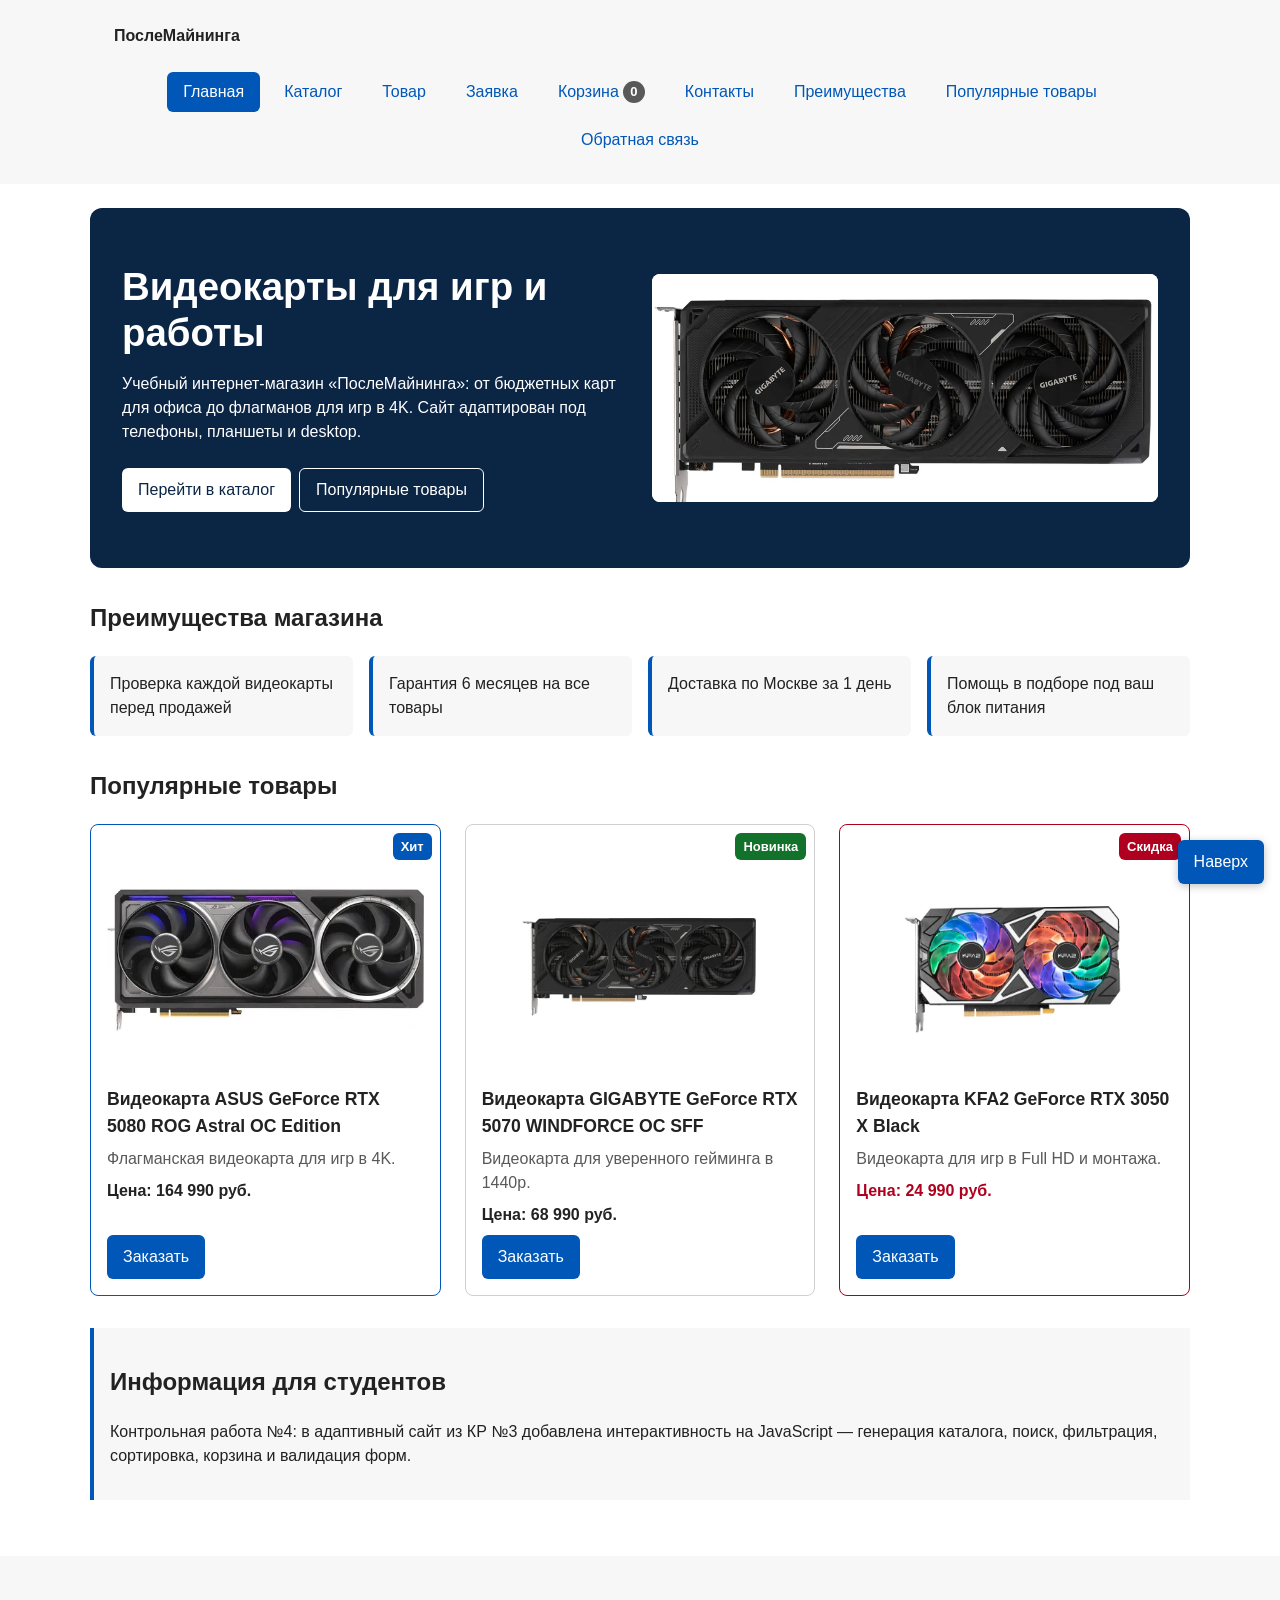
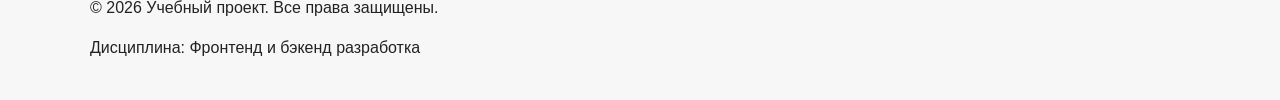
<file: index.html>
<!DOCTYPE html>
<html lang="ru">
    <head>
        <meta charset="UTF-8">
        <meta name="viewport" content="width=device-width, initial-scale=1.0">
        <meta name="description" content="Главная страница учебного интернет-магазина видеокарт.">
        <title>Главная — Учебный интернет-магазин</title>
        <link rel="icon" href="images/favicon.svg" type="image/svg+xml">
        <link rel="stylesheet" href="css/style.css">
        <link rel="stylesheet" href="css/responsive.css">
        <script>document.documentElement.classList.add('js');</script>
        <script src="js/data.js" defer></script>
        <script src="js/main.js" defer></script>
        <script src="js/cart.js" defer></script>
        <script src="js/modal.js" defer></script>
        <script src="js/validation.js" defer></script>
    </head>
    <body id="top">
        <a class="skip-link" href="#main">Перейти к основному содержимому</a>

        <header class="site-header">
            <div class="site-header__inner">
                <a class="site-header__logo" href="index.html">ПослеМайнинга</a>

                <button class="site-nav__toggle" type="button" aria-expanded="false" aria-controls="site-nav">
                    <span class="site-nav__toggle-icon" aria-hidden="true"></span>
                    <span class="site-nav__toggle-text">Меню</span>
                </button>

                <nav class="site-nav" id="site-nav" aria-label="Основная навигация">
                    <ul class="site-nav__list">
                        <li class="site-nav__item">
                            <a class="site-nav__link site-nav__link--active" href="index.html" aria-current="page">Главная</a>
                        </li>
                        <li class="site-nav__item">
                            <a class="site-nav__link" href="catalog.html">Каталог</a>
                        </li>
                        <li class="site-nav__item">
                            <a class="site-nav__link" href="product.html">Товар</a>
                        </li>
                        <li class="site-nav__item">
                            <a class="site-nav__link" href="order.html">Заявка</a>
                        </li>
                        <li class="site-nav__item">
                            <a class="site-nav__link" href="cart.html">Корзина <span class="cart-counter cart-counter--empty">0</span></a>
                        </li>
                        <li class="site-nav__item">
                            <a class="site-nav__link" href="contacts.html">Контакты</a>
                        </li>
                        <li class="site-nav__item">
                            <a class="site-nav__link" href="index.html#advantages">Преимущества</a>
                        </li>
                        <li class="site-nav__item">
                            <a class="site-nav__link" href="index.html#popular">Популярные товары</a>
                        </li>
                        <li class="site-nav__item">
                            <a class="site-nav__link" href="contacts.html#feedback">Обратная связь</a>
                        </li>
                    </ul>
                </nav>
            </div>
        </header>

        <main id="main" tabindex="-1">

            <section class="hero" aria-labelledby="hero-title">
                <div class="hero__content">
                    <h1 class="hero__title" id="hero-title">Видеокарты для игр и работы</h1>
                    <p class="hero__text">
                        Учебный интернет-магазин «ПослеМайнинга»: от бюджетных карт для офиса
                        до флагманов для игр в 4K. Сайт адаптирован под телефоны, планшеты и desktop.
                    </p>
                    <div class="hero__actions">
                        <a class="button button--primary" href="catalog.html">Перейти в каталог</a>
                        <a class="button button--secondary" href="#popular">Популярные товары</a>
                    </div>
                </div>

                <picture class="hero__media">
                    <source
                        media="(min-width: 768px)"
                        type="image/avif"
                        srcset="images/hero-wide-960.avif 960w, images/hero-wide-1600.avif 1600w"
                        sizes="(min-width: 1024px) 520px, calc(100vw - 112px)"
                    >
                    <source
                        media="(min-width: 768px)"
                        type="image/webp"
                        srcset="images/hero-wide-960.webp 960w, images/hero-wide-1600.webp 1600w"
                        sizes="(min-width: 1024px) 520px, calc(100vw - 112px)"
                    >
                    <source
                        type="image/avif"
                        srcset="images/hero-mobile-480.avif 480w, images/hero-mobile-800.avif 800w"
                        sizes="calc(100vw - 64px)"
                    >
                    <img
                        class="hero__image"
                        src="images/hero-mobile-800.webp"
                        srcset="images/hero-mobile-480.webp 480w, images/hero-mobile-800.webp 800w"
                        sizes="calc(100vw - 64px)"
                        alt="Видеокарта с системой охлаждения из нескольких вентиляторов"
                        width="800"
                        height="800"
                        fetchpriority="high"
                    >
                </picture>
            </section>

            <section class="section" id="advantages">
                <h2>Преимущества магазина</h2>
                <ul class="advantages-list">
                    <li class="advantages-list__item">Проверка каждой видеокарты перед продажей</li>
                    <li class="advantages-list__item">Гарантия 6 месяцев на все товары</li>
                    <li class="advantages-list__item">Доставка по Москве за 1 день</li>
                    <li class="advantages-list__item">Помощь в подборе под ваш блок питания</li>
                </ul>
            </section>

            <section class="section" id="popular">
                <h2>Популярные товары</h2>

                <div class="products-grid">
                        <article class="product-card product-card--featured">
                            <img
                                class="product-card__image"
                                src="images/products/asus-rtx-5080-500.webp"
                                srcset="images/products/asus-rtx-5080-320.webp 320w,
                                    images/products/asus-rtx-5080-500.webp 500w"
                                sizes="(min-width: 1024px) 340px, (min-width: 600px) calc(50vw - 70px), calc(100vw - 66px)"
                                alt="Видеокарта ASUS GeForce RTX 5080 ROG Astral OC Edition"
                                width="640"
                                height="480"
                                loading="lazy"
                            >
                            <span class="product-card__badge">Хит</span>
                            <h3 class="product-card__title">Видеокарта ASUS GeForce RTX 5080 ROG Astral OC Edition</h3>
                            <p class="product-card__description">Флагманская видеокарта для игр в 4K.</p>
                            <p class="product-card__price">Цена: 164 990 руб.</p>
                            <button class="button button--primary product-card__button" type="button" data-product="Видеокарта ASUS GeForce RTX 5080 ROG Astral OC Edition">
                                Заказать<span class="visually-hidden"> Видеокарта ASUS GeForce RTX 5080 ROG Astral OC Edition</span>
                            </button>
                        </article>

                        <article class="product-card">
                            <img
                                class="product-card__image"
                                src="images/products/gigabyte-rtx-5070-1000.webp"
                                srcset="images/products/gigabyte-rtx-5070-320.webp 320w,
                                    images/products/gigabyte-rtx-5070-640.webp 640w,
                                    images/products/gigabyte-rtx-5070-1000.webp 1000w"
                                sizes="(min-width: 1024px) 340px, (min-width: 600px) calc(50vw - 70px), calc(100vw - 66px)"
                                alt="Видеокарта GIGABYTE GeForce RTX 5070 WINDFORCE OC SFF"
                                width="640"
                                height="480"
                                loading="lazy"
                            >
                            <span class="product-card__badge product-card__badge--new">Новинка</span>
                            <h3 class="product-card__title">Видеокарта GIGABYTE GeForce RTX 5070 WINDFORCE OC SFF</h3>
                            <p class="product-card__description">Видеокарта для уверенного гейминга в 1440p.</p>
                            <p class="product-card__price">Цена: 68 990 руб.</p>
                            <button class="button button--primary product-card__button" type="button" data-product="Видеокарта GIGABYTE GeForce RTX 5070 WINDFORCE OC SFF">
                                Заказать<span class="visually-hidden"> Видеокарта GIGABYTE GeForce RTX 5070 WINDFORCE OC SFF</span>
                            </button>
                        </article>

                        <article class="product-card product-card--discount">
                            <img
                                class="product-card__image"
                                src="images/products/kfa2-rtx-3050-1000.webp"
                                srcset="images/products/kfa2-rtx-3050-320.webp 320w,
                                    images/products/kfa2-rtx-3050-640.webp 640w,
                                    images/products/kfa2-rtx-3050-1000.webp 1000w"
                                sizes="(min-width: 1024px) 340px, (min-width: 600px) calc(50vw - 70px), calc(100vw - 66px)"
                                alt="Видеокарта KFA2 GeForce RTX 3050 X Black"
                                width="640"
                                height="480"
                                loading="lazy"
                            >
                            <span class="product-card__badge product-card__badge--discount">Скидка</span>
                            <h3 class="product-card__title">Видеокарта KFA2 GeForce RTX 3050 X Black</h3>
                            <p class="product-card__description">Видеокарта для игр в Full HD и монтажа.</p>
                            <p class="product-card__price">Цена: 24 990 руб.</p>
                            <button class="button button--primary product-card__button" type="button" data-product="Видеокарта KFA2 GeForce RTX 3050 X Black">
                                Заказать<span class="visually-hidden"> Видеокарта KFA2 GeForce RTX 3050 X Black</span>
                            </button>
                        </article>
                </div>
            </section>

            <aside class="aside-info" aria-labelledby="aside-title">
                <h2 id="aside-title">Информация для студентов</h2>
                <p>
                    Контрольная работа №4: в адаптивный сайт из КР №3 добавлена интерактивность на JavaScript —
                    генерация каталога, поиск, фильтрация, сортировка, корзина и валидация форм.
                </p>
            </aside>

        </main>

        <footer class="site-footer" id="contacts">
            <div class="site-footer__inner">
                <p>&copy; 2026 Учебный проект. Все права защищены.</p>
                <p>Дисциплина: Фронтенд и бэкенд разработка</p>
            </div>
        </footer>

        <a class="scroll-up" href="#top">Наверх</a>

        <dialog class="order-dialog" id="order-dialog" aria-labelledby="order-dialog-title" aria-describedby="order-dialog-product">
            <h2 class="order-dialog__title" id="order-dialog-title">Оформление заявки</h2>
            <p id="order-dialog-product"></p>

            <form class="order-form" id="order-form" action="#" method="post" novalidate>
                <input id="selected-product" name="selected-product" type="hidden">

                <div class="order-form__field">
                    <label class="order-form__label" for="order-name">Имя</label>
                    <input class="order-form__input" id="order-name" aria-describedby="order-name-error" name="name" type="text"
                           placeholder="Введите ваше имя" minlength="2" autocomplete="given-name" required>
                    <p class="order-form__error" id="order-name-error"></p>
                </div>

                <div class="order-form__field">
                    <label class="order-form__label" for="order-email">E-mail</label>
                    <input class="order-form__input" id="order-email" aria-describedby="order-email-error" name="email" type="email"
                           placeholder="example@mail.ru" autocomplete="email" required>
                    <p class="order-form__error" id="order-email-error"></p>
                </div>

                <div class="order-form__field">
                    <label class="order-form__label" for="order-phone">Телефон</label>
                    <input class="order-form__input" id="order-phone" name="phone" type="tel"
                           inputmode="tel" autocomplete="tel" placeholder="+7 (900) 000-00-00"
                           pattern="^\+7 \(\d{3}\) \d{3}-\d{2}-\d{2}$"
                           aria-describedby="order-phone-hint order-phone-error" required>
                    <small class="order-form__hint" id="order-phone-hint">Формат: +7 (900) 000-00-00</small>
                    <p class="order-form__error" id="order-phone-error"></p>
                </div>

                <div class="order-form__field">
                    <label class="order-form__label" for="order-date">Дата связи</label>
                    <input class="order-form__input" id="order-date" name="date" type="date">
                </div>

                <div class="order-form__field">
                    <label class="order-form__label" for="order-topic">Тема заявки</label>
                    <select class="order-form__select" id="order-topic" aria-describedby="order-topic-error" name="topic" required>
                        <option value="">Выберите тему</option>
                        <option value="product">Заказ товара</option>
                        <option value="consultation">Консультация</option>
                        <option value="delivery">Доставка</option>
                    </select>
                    <p class="order-form__error" id="order-topic-error"></p>
                </div>

                <div class="order-form__field">
                    <label class="order-form__label" for="order-comment">Комментарий</label>
                    <textarea class="order-form__textarea" id="order-comment" name="comment" rows="3"
                              placeholder="Укажите дополнительную информацию"></textarea>
                </div>

                <div class="order-form__field">
                    <label class="order-form__checkbox" for="order-agreement">
                        <input id="order-agreement" aria-describedby="order-agreement-error" name="agreement" type="checkbox" required>
                        Я согласен на обработку данных
                    </label>
                    <p class="order-form__error" id="order-agreement-error"></p>
                </div>

                <p class="form-message" id="form-message" role="status" aria-live="polite"></p>

                <div class="order-form__actions">
                    <button class="button button--secondary" type="button" id="close-order-dialog">Закрыть</button>
                    <button class="button button--primary" type="submit">Отправить заявку</button>
                </div>
            </form>
        </dialog>
    </body>
</html>
</file>
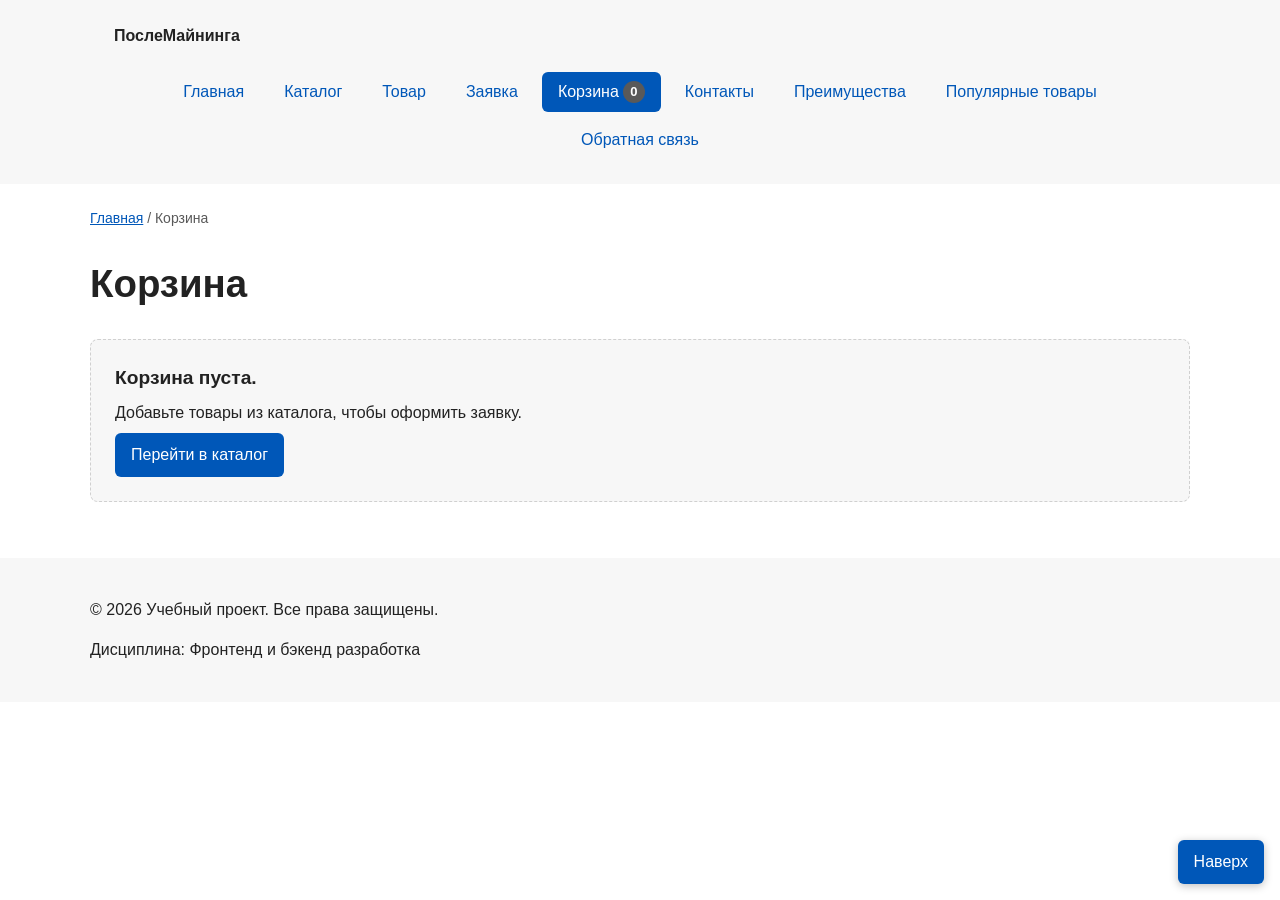
<file: cart.html>
<!DOCTYPE html>
<html lang="ru">
    <head>
        <meta charset="UTF-8">
        <meta name="viewport" content="width=device-width, initial-scale=1.0">
        <meta name="description" content="Корзина учебного интернет-магазина видеокарт.">
        <title>Корзина — Учебный интернет-магазин</title>
        <link rel="icon" href="images/favicon.svg" type="image/svg+xml">
        <link rel="stylesheet" href="css/style.css">
        <link rel="stylesheet" href="css/responsive.css">
        <script>document.documentElement.classList.add('js');</script>
        <script src="js/data.js" defer></script>
        <script src="js/main.js" defer></script>
        <script src="js/cart.js" defer></script>
    </head>
    <body id="top">
        <a class="skip-link" href="#main">Перейти к основному содержимому</a>

        <header class="site-header">
            <div class="site-header__inner">
                <a class="site-header__logo" href="index.html">ПослеМайнинга</a>

                <button class="site-nav__toggle" type="button" aria-expanded="false" aria-controls="site-nav">
                    <span class="site-nav__toggle-icon" aria-hidden="true"></span>
                    <span class="site-nav__toggle-text">Меню</span>
                </button>

                <nav class="site-nav" id="site-nav" aria-label="Основная навигация">
                    <ul class="site-nav__list">
                        <li class="site-nav__item">
                            <a class="site-nav__link" href="index.html">Главная</a>
                        </li>
                        <li class="site-nav__item">
                            <a class="site-nav__link" href="catalog.html">Каталог</a>
                        </li>
                        <li class="site-nav__item">
                            <a class="site-nav__link" href="product.html">Товар</a>
                        </li>
                        <li class="site-nav__item">
                            <a class="site-nav__link" href="order.html">Заявка</a>
                        </li>
                        <li class="site-nav__item">
                            <a class="site-nav__link site-nav__link--active" href="cart.html" aria-current="page">Корзина <span class="cart-counter cart-counter--empty">0</span></a>
                        </li>
                        <li class="site-nav__item">
                            <a class="site-nav__link" href="contacts.html">Контакты</a>
                        </li>
                        <li class="site-nav__item">
                            <a class="site-nav__link" href="index.html#advantages">Преимущества</a>
                        </li>
                        <li class="site-nav__item">
                            <a class="site-nav__link" href="index.html#popular">Популярные товары</a>
                        </li>
                        <li class="site-nav__item">
                            <a class="site-nav__link" href="contacts.html#feedback">Обратная связь</a>
                        </li>
                    </ul>
                </nav>
            </div>
        </header>

        <main id="main" tabindex="-1">
            <nav class="breadcrumbs" aria-label="Хлебные крошки">
                <a class="breadcrumbs__link" href="index.html">Главная</a>
                <span class="breadcrumbs__current" aria-current="page">Корзина</span>
            </nav>

            <section class="section">
                <h1>Корзина</h1>

                <div class="cart-empty" id="cart-empty" hidden>
                    <p class="cart-empty__title">Корзина пуста.</p>
                    <p>Добавьте товары из каталога, чтобы оформить заявку.</p>
                    <a class="button button--primary" href="catalog.html">Перейти в каталог</a>
                </div>

                <div class="cart-layout">
                    <ul class="cart-list" id="cart-list"></ul>

                    <div class="cart-summary" id="cart-summary" hidden>
                        <h2 class="cart-summary__title">Итог заказа</h2>

                        <form class="promo-form" id="promo-form" action="#" novalidate>
                            <label class="order-form__label" for="promo-input">Промокод</label>
                            <div class="promo-form__row">
                                <input class="order-form__input" id="promo-input" name="promo" type="text"
                                       autocomplete="off" aria-describedby="promo-hint promo-message">
                                <button class="button button--secondary" type="submit">Применить</button>
                            </div>
                            <small class="order-form__hint" id="promo-hint">Учебные промокоды: STUDENT10, MINING20</small>
                            <p class="form-message" id="promo-message" role="status" aria-live="polite"></p>
                        </form>

                        <dl class="cart-summary__list">
                            <div class="cart-summary__row">
                                <dt>Товаров</dt>
                                <dd id="cart-count">0</dd>
                            </div>
                            <div class="cart-summary__row">
                                <dt>Сумма</dt>
                                <dd id="cart-subtotal">0 руб.</dd>
                            </div>
                            <div class="cart-summary__row">
                                <dt>Скидка</dt>
                                <dd id="cart-discount">0 руб.</dd>
                            </div>
                            <div class="cart-summary__row cart-summary__row--total">
                                <dt>Итого</dt>
                                <dd id="cart-total">0 руб.</dd>
                            </div>
                        </dl>

                        <div class="cart-summary__actions">
                            <a class="button button--primary" href="order.html">Оформить заявку</a>
                            <button class="button button--secondary" id="cart-clear" type="button">Очистить корзину</button>
                        </div>
                    </div>
                </div>
            </section>
        </main>

        <footer class="site-footer" id="contacts">
            <div class="site-footer__inner">
                <p>&copy; 2026 Учебный проект. Все права защищены.</p>
                <p>Дисциплина: Фронтенд и бэкенд разработка</p>
            </div>
        </footer>

        <a class="scroll-up" href="#top">Наверх</a>

    </body>
</html>
</file>
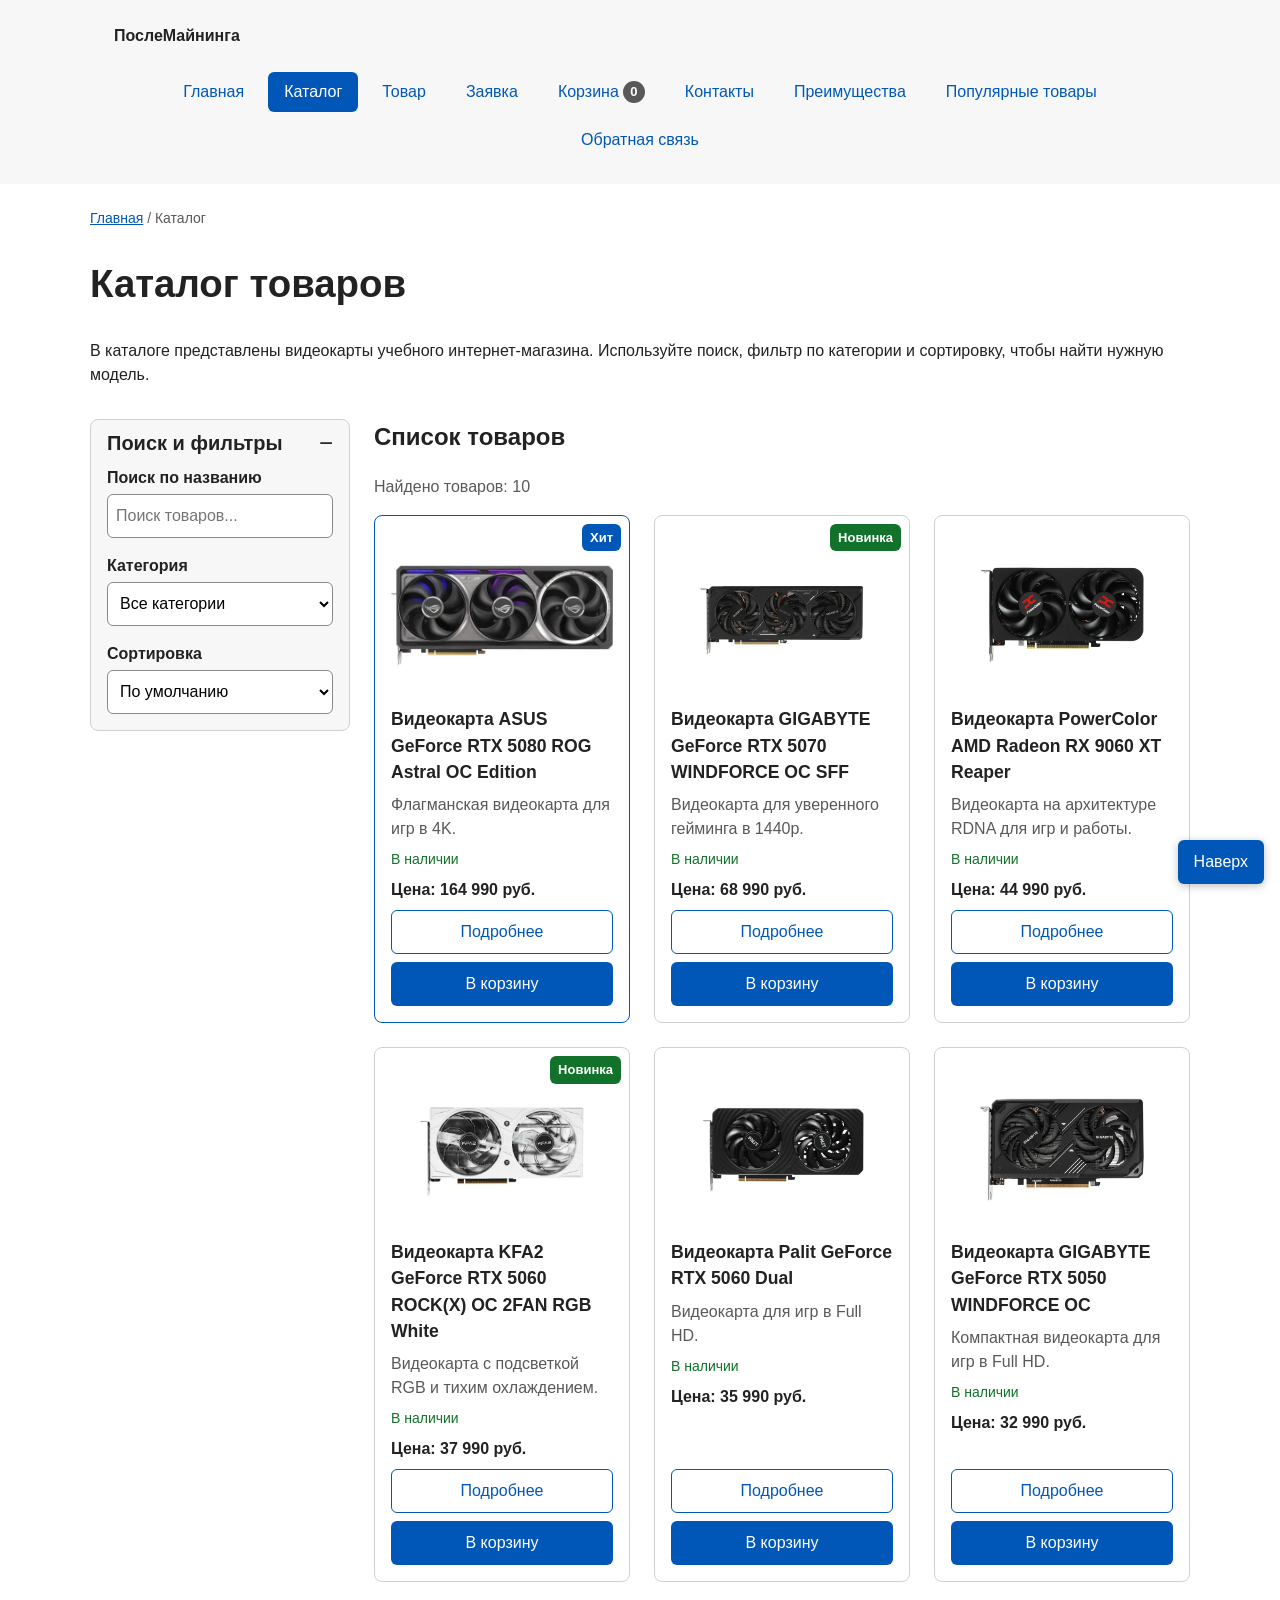
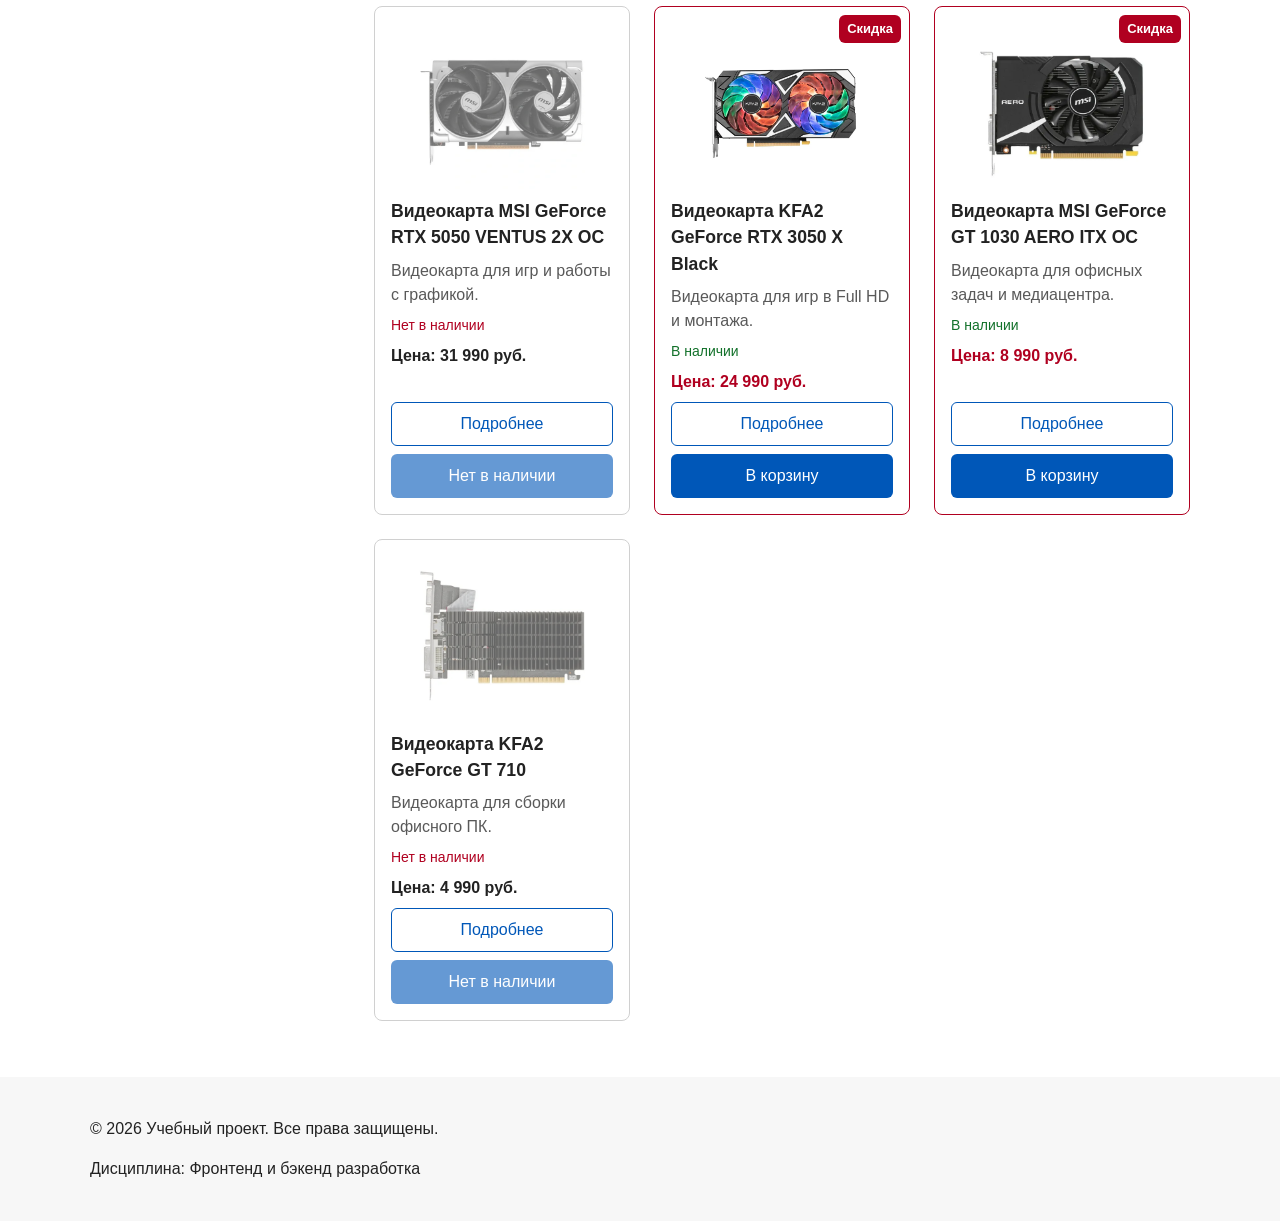
<file: catalog.html>
<!DOCTYPE html>
<html lang="ru">
    <head>
        <meta charset="UTF-8">
        <meta name="viewport" content="width=device-width, initial-scale=1.0">
        <meta name="description" content="Каталог видеокарт учебного интернет-магазина.">
        <title>Каталог товаров — Учебный интернет-магазин</title>
        <link rel="icon" href="images/favicon.svg" type="image/svg+xml">
        <link rel="stylesheet" href="css/style.css">
        <link rel="stylesheet" href="css/responsive.css">
        <script>document.documentElement.classList.add('js');</script>
        <script src="js/data.js" defer></script>
        <script src="js/main.js" defer></script>
        <script src="js/cart.js" defer></script>
        <script src="js/catalog.js" defer></script>
    </head>
    <body id="top">
        <a class="skip-link" href="#main">Перейти к основному содержимому</a>

        <header class="site-header">
            <div class="site-header__inner">
                <a class="site-header__logo" href="index.html">ПослеМайнинга</a>

                <button class="site-nav__toggle" type="button" aria-expanded="false" aria-controls="site-nav">
                    <span class="site-nav__toggle-icon" aria-hidden="true"></span>
                    <span class="site-nav__toggle-text">Меню</span>
                </button>

                <nav class="site-nav" id="site-nav" aria-label="Основная навигация">
                    <ul class="site-nav__list">
                        <li class="site-nav__item">
                            <a class="site-nav__link" href="index.html">Главная</a>
                        </li>
                        <li class="site-nav__item">
                            <a class="site-nav__link site-nav__link--active" href="catalog.html" aria-current="page">Каталог</a>
                        </li>
                        <li class="site-nav__item">
                            <a class="site-nav__link" href="product.html">Товар</a>
                        </li>
                        <li class="site-nav__item">
                            <a class="site-nav__link" href="order.html">Заявка</a>
                        </li>
                        <li class="site-nav__item">
                            <a class="site-nav__link" href="cart.html">Корзина <span class="cart-counter cart-counter--empty">0</span></a>
                        </li>
                        <li class="site-nav__item">
                            <a class="site-nav__link" href="contacts.html">Контакты</a>
                        </li>
                        <li class="site-nav__item">
                            <a class="site-nav__link" href="index.html#advantages">Преимущества</a>
                        </li>
                        <li class="site-nav__item">
                            <a class="site-nav__link" href="index.html#popular">Популярные товары</a>
                        </li>
                        <li class="site-nav__item">
                            <a class="site-nav__link" href="contacts.html#feedback">Обратная связь</a>
                        </li>
                    </ul>
                </nav>
            </div>
        </header>

        <main id="main" tabindex="-1">
            <nav class="breadcrumbs" aria-label="Хлебные крошки">
                <a class="breadcrumbs__link" href="index.html">Главная</a>
                <span class="breadcrumbs__current" aria-current="page">Каталог</span>
            </nav>

            <section class="section">
                <h1>Каталог товаров</h1>
                <p>
                    В каталоге представлены видеокарты учебного интернет-магазина.
                    Используйте поиск, фильтр по категории и сортировку, чтобы найти нужную модель.
                </p>
            </section>

            <div class="catalog-layout">
                <details class="catalog-filters" open>
                    <summary class="catalog-filters__summary">
                        <h2 class="catalog-filters__title">Поиск и фильтры</h2>
                    </summary>

                    <div class="catalog-filters__body">
                        <form class="filters-form" id="catalog-filters-form" action="#" role="search">
                            <div class="filters-form__field">
                                <label class="filters-form__label" for="search-input">Поиск по названию</label>
                                <input class="filters-form__control" id="search-input" name="search" type="search"
                                       placeholder="Поиск товаров..." autocomplete="off">
                            </div>

                            <div class="filters-form__field">
                                <label class="filters-form__label" for="category-select">Категория</label>
                                <select class="filters-form__control" id="category-select" name="category">
                                    <option value="all">Все категории</option>
                                    <option value="top">Топовые</option>
                                    <option value="middle">Средний сегмент</option>
                                    <option value="budget">Бюджетные</option>
                                </select>
                            </div>

                            <div class="filters-form__field">
                                <label class="filters-form__label" for="sort-select">Сортировка</label>
                                <select class="filters-form__control" id="sort-select" name="sort">
                                    <option value="default">По умолчанию</option>
                                    <option value="price-asc">По цене: по возрастанию</option>
                                    <option value="price-desc">По цене: по убыванию</option>
                                    <option value="title-asc">По названию: А–Я</option>
                                </select>
                            </div>
                        </form>
                    </div>
                </details>
                <script>
                    if (!window.matchMedia('(min-width: 1024px)').matches) {
                        document.currentScript.previousElementSibling.open = false;
                    }
                </script>

                <section class="catalog-products" aria-labelledby="catalog-list-title">
                    <h2 id="catalog-list-title">Список товаров</h2>

                    <p class="catalog-count" id="catalog-count" aria-live="polite"></p>

                    <div class="products-grid" id="catalog-grid"></div>

                    <div class="catalog-empty" id="catalog-empty" hidden>
                        <p class="catalog-empty__title">По вашему запросу ничего не найдено.</p>
                        <p class="catalog-empty__text">Попробуйте изменить запрос, выбрать другую категорию или сбросить фильтры.</p>
                        <button class="button button--primary" id="catalog-reset" type="button">Сбросить фильтры</button>
                    </div>
                </section>
            </div>
        </main>

        <footer class="site-footer" id="contacts">
            <div class="site-footer__inner">
                <p>&copy; 2026 Учебный проект. Все права защищены.</p>
                <p>Дисциплина: Фронтенд и бэкенд разработка</p>
            </div>
        </footer>

        <a class="scroll-up" href="#top">Наверх</a>

    </body>
</html>
</file>
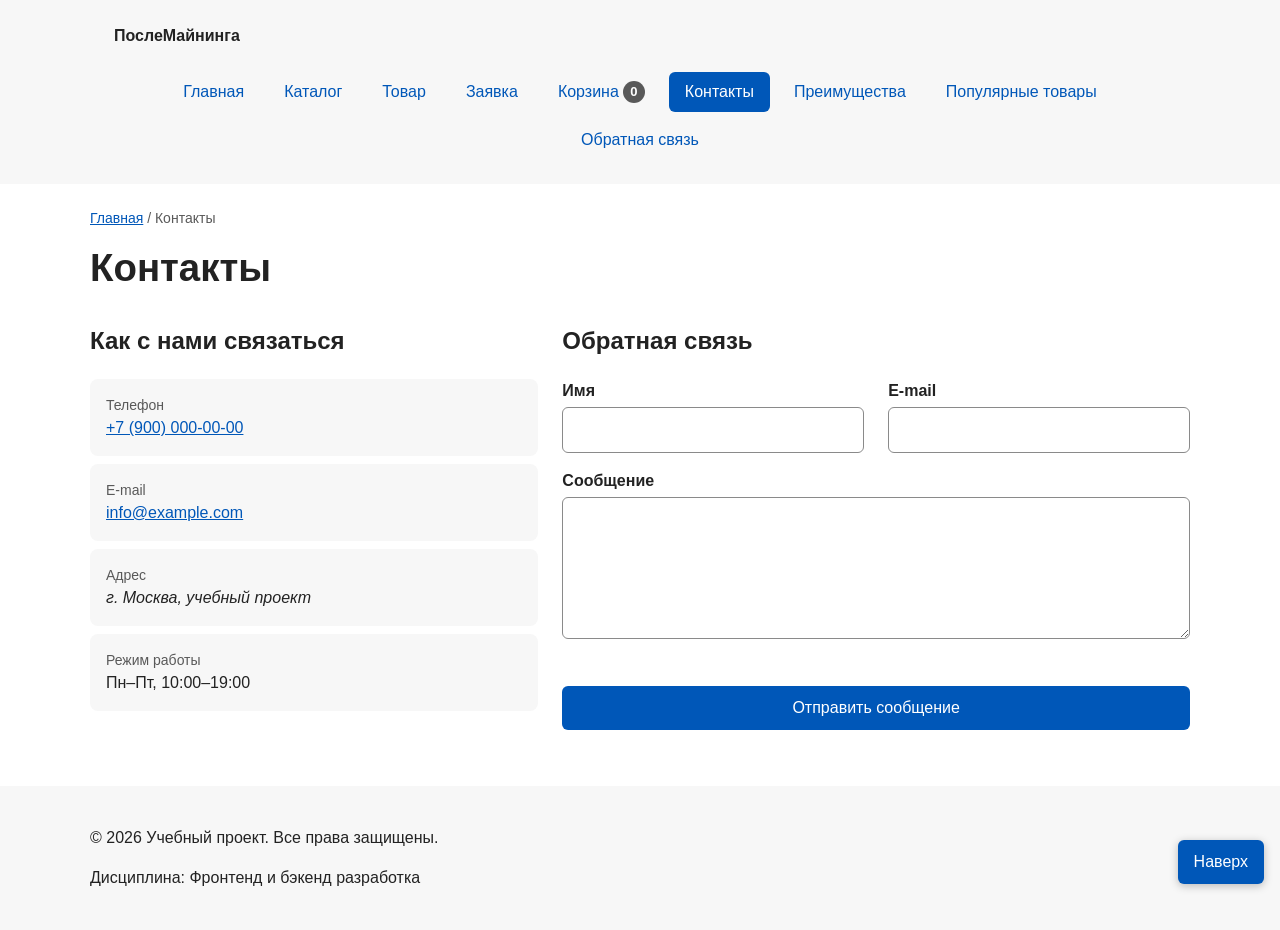
<file: contacts.html>
<!DOCTYPE html>
<html lang="ru">
    <head>
        <meta charset="UTF-8">
        <meta name="viewport" content="width=device-width, initial-scale=1.0">
        <meta name="description" content="Контактная информация учебного интернет-магазина.">
        <title>Контакты — Учебный интернет-магазин</title>
        <link rel="icon" href="images/favicon.svg" type="image/svg+xml">
        <link rel="stylesheet" href="css/style.css">
        <link rel="stylesheet" href="css/responsive.css">
        <script>document.documentElement.classList.add('js');</script>
        <script src="js/data.js" defer></script>
        <script src="js/main.js" defer></script>
        <script src="js/cart.js" defer></script>
    </head>
    <body id="top">
        <a class="skip-link" href="#main">Перейти к основному содержимому</a>

        <header class="site-header">
            <div class="site-header__inner">
                <a class="site-header__logo" href="index.html">ПослеМайнинга</a>

                <button class="site-nav__toggle" type="button" aria-expanded="false" aria-controls="site-nav">
                    <span class="site-nav__toggle-icon" aria-hidden="true"></span>
                    <span class="site-nav__toggle-text">Меню</span>
                </button>

                <nav class="site-nav" id="site-nav" aria-label="Основная навигация">
                    <ul class="site-nav__list">
                        <li class="site-nav__item">
                            <a class="site-nav__link" href="index.html">Главная</a>
                        </li>
                        <li class="site-nav__item">
                            <a class="site-nav__link" href="catalog.html">Каталог</a>
                        </li>
                        <li class="site-nav__item">
                            <a class="site-nav__link" href="product.html">Товар</a>
                        </li>
                        <li class="site-nav__item">
                            <a class="site-nav__link" href="order.html">Заявка</a>
                        </li>
                        <li class="site-nav__item">
                            <a class="site-nav__link" href="cart.html">Корзина <span class="cart-counter cart-counter--empty">0</span></a>
                        </li>
                        <li class="site-nav__item">
                            <a class="site-nav__link site-nav__link--active" href="contacts.html" aria-current="page">Контакты</a>
                        </li>
                        <li class="site-nav__item">
                            <a class="site-nav__link" href="index.html#advantages">Преимущества</a>
                        </li>
                        <li class="site-nav__item">
                            <a class="site-nav__link" href="index.html#popular">Популярные товары</a>
                        </li>
                        <li class="site-nav__item">
                            <a class="site-nav__link" href="contacts.html#feedback">Обратная связь</a>
                        </li>
                    </ul>
                </nav>
            </div>
        </header>

        <main id="main" tabindex="-1">
            <nav class="breadcrumbs" aria-label="Хлебные крошки">
                <a class="breadcrumbs__link" href="index.html">Главная</a>
                <span class="breadcrumbs__current" aria-current="page">Контакты</span>
            </nav>

            <h1 class="section">Контакты</h1>

            <div class="section contacts-layout">
                <section aria-labelledby="contacts-info-title">
                    <h2 id="contacts-info-title">Как с нами связаться</h2>
                    <ul class="contacts-list">
                        <li class="contacts-list__item">
                            <span class="contacts-list__label">Телефон</span>
                            <a href="tel:+79000000000">+7 (900) 000-00-00</a>
                        </li>
                        <li class="contacts-list__item">
                            <span class="contacts-list__label">E-mail</span>
                            <a href="mailto:info@example.com">info@example.com</a>
                        </li>
                        <li class="contacts-list__item">
                            <span class="contacts-list__label">Адрес</span>
                            <address>г. Москва, учебный проект</address>
                        </li>
                        <li class="contacts-list__item">
                            <span class="contacts-list__label">Режим работы</span>
                            Пн–Пт, 10:00–19:00
                        </li>
                    </ul>
                </section>

                <section id="feedback" aria-labelledby="feedback-title">
                    <h2 id="feedback-title">Обратная связь</h2>
                    <form class="order-form" action="success.html" method="get">
                        <div class="order-form__grid">
                            <div class="order-form__field">
                                <label class="order-form__label" for="feedback-name">Имя</label>
                                <input class="order-form__input" id="feedback-name" name="name" type="text"
                                       minlength="2" autocomplete="given-name" required>
                            </div>

                            <div class="order-form__field">
                                <label class="order-form__label" for="feedback-email">E-mail</label>
                                <input class="order-form__input" id="feedback-email" name="email" type="email"
                                       autocomplete="email" required>
                            </div>

                            <div class="order-form__field order-form__field--wide">
                                <label class="order-form__label" for="feedback-message">Сообщение</label>
                                <textarea class="order-form__textarea" id="feedback-message" name="message"
                                          rows="5" required></textarea>
                            </div>
                        </div>

                        <div class="order-form__actions">
                            <button class="button button--primary" type="submit">Отправить сообщение</button>
                        </div>
                    </form>
                </section>
            </div>
        </main>

        <footer class="site-footer" id="contacts">
            <div class="site-footer__inner">
                <p>&copy; 2026 Учебный проект. Все права защищены.</p>
                <p>Дисциплина: Фронтенд и бэкенд разработка</p>
            </div>
        </footer>

        <a class="scroll-up" href="#top">Наверх</a>

    </body>
</html>
</file>
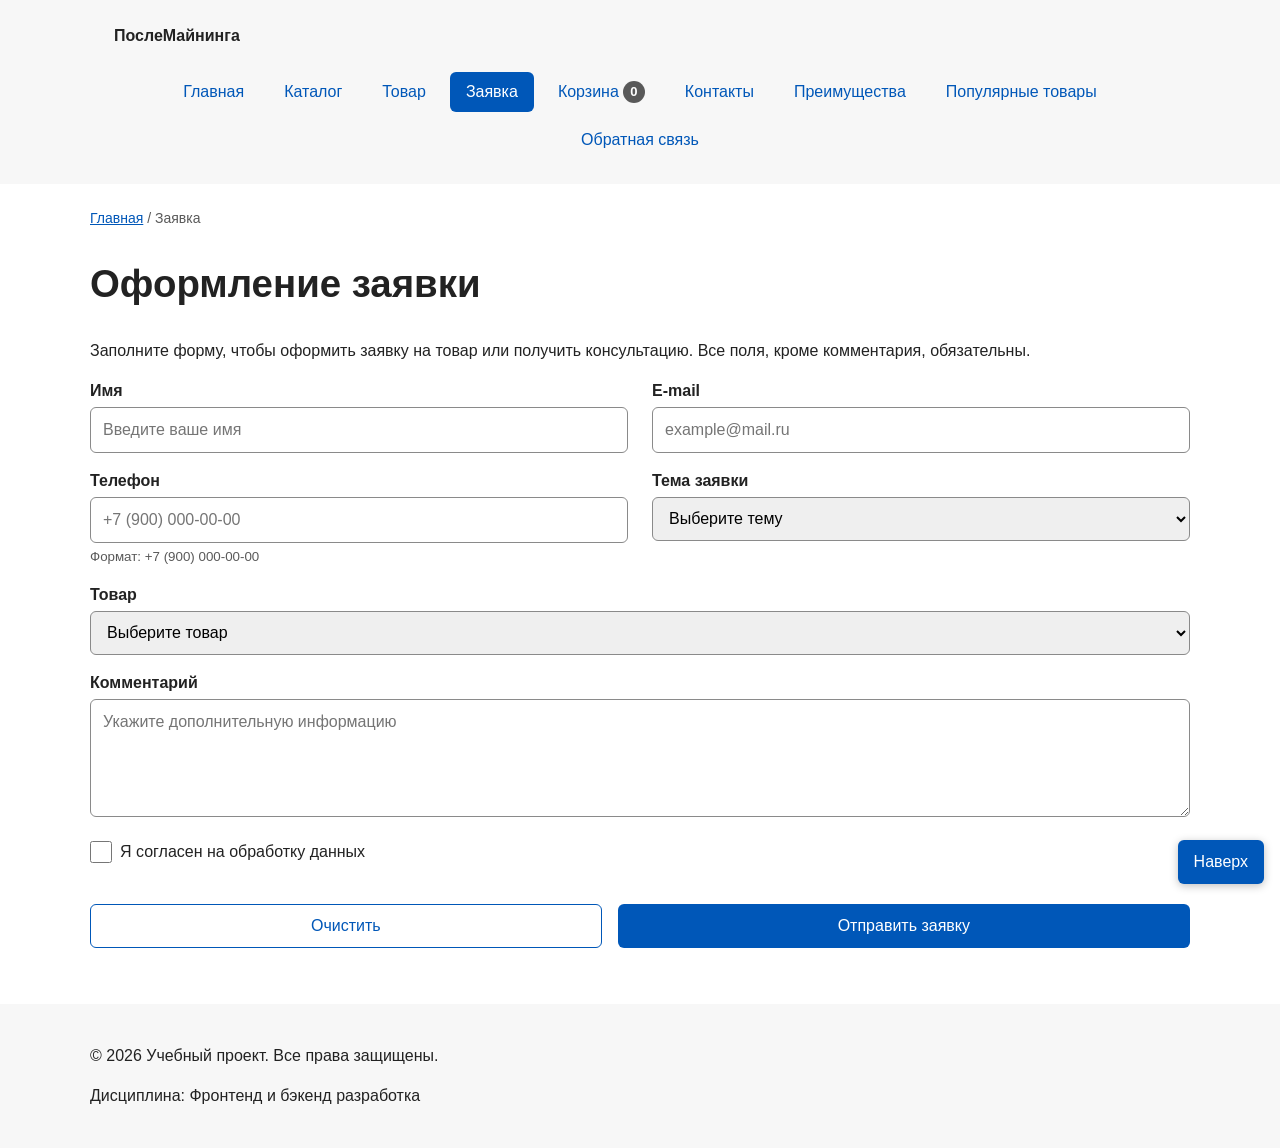
<file: order.html>
<!DOCTYPE html>
<html lang="ru">
    <head>
        <meta charset="UTF-8">
        <meta name="viewport" content="width=device-width, initial-scale=1.0">
        <meta name="description" content="Форма оформления заявки учебного интернет-магазина.">
        <title>Оформление заявки — Учебный интернет-магазин</title>
        <link rel="icon" href="images/favicon.svg" type="image/svg+xml">
        <link rel="stylesheet" href="css/style.css">
        <link rel="stylesheet" href="css/responsive.css">
        <script>document.documentElement.classList.add('js');</script>
        <script src="js/data.js" defer></script>
        <script src="js/main.js" defer></script>
        <script src="js/cart.js" defer></script>
        <script src="js/validation.js" defer></script>
    </head>
    <body id="top">
        <a class="skip-link" href="#main">Перейти к основному содержимому</a>

        <header class="site-header">
            <div class="site-header__inner">
                <a class="site-header__logo" href="index.html">ПослеМайнинга</a>

                <button class="site-nav__toggle" type="button" aria-expanded="false" aria-controls="site-nav">
                    <span class="site-nav__toggle-icon" aria-hidden="true"></span>
                    <span class="site-nav__toggle-text">Меню</span>
                </button>

                <nav class="site-nav" id="site-nav" aria-label="Основная навигация">
                    <ul class="site-nav__list">
                        <li class="site-nav__item">
                            <a class="site-nav__link" href="index.html">Главная</a>
                        </li>
                        <li class="site-nav__item">
                            <a class="site-nav__link" href="catalog.html">Каталог</a>
                        </li>
                        <li class="site-nav__item">
                            <a class="site-nav__link" href="product.html">Товар</a>
                        </li>
                        <li class="site-nav__item">
                            <a class="site-nav__link site-nav__link--active" href="order.html" aria-current="page">Заявка</a>
                        </li>
                        <li class="site-nav__item">
                            <a class="site-nav__link" href="cart.html">Корзина <span class="cart-counter cart-counter--empty">0</span></a>
                        </li>
                        <li class="site-nav__item">
                            <a class="site-nav__link" href="contacts.html">Контакты</a>
                        </li>
                        <li class="site-nav__item">
                            <a class="site-nav__link" href="index.html#advantages">Преимущества</a>
                        </li>
                        <li class="site-nav__item">
                            <a class="site-nav__link" href="index.html#popular">Популярные товары</a>
                        </li>
                        <li class="site-nav__item">
                            <a class="site-nav__link" href="contacts.html#feedback">Обратная связь</a>
                        </li>
                    </ul>
                </nav>
            </div>
        </header>

        <main id="main" tabindex="-1">
            <nav class="breadcrumbs" aria-label="Хлебные крошки">
                <a class="breadcrumbs__link" href="index.html">Главная</a>
                <span class="breadcrumbs__current" aria-current="page">Заявка</span>
            </nav>

            <section class="section">
                <h1>Оформление заявки</h1>
                <p>
                    Заполните форму, чтобы оформить заявку на товар или получить консультацию.
                    Все поля, кроме комментария, обязательны.
                </p>

                <form class="order-form" id="order-form" action="#" method="post" novalidate>
                    <div class="order-form__grid">
                        <div class="order-form__field">
                            <label class="order-form__label" for="order-name">Имя</label>
                            <input class="order-form__input" id="order-name" aria-describedby="order-name-error" name="name" type="text"
                                   placeholder="Введите ваше имя" minlength="2" autocomplete="given-name" required>
                            <p class="order-form__error" id="order-name-error"></p>
                        </div>

                        <div class="order-form__field">
                            <label class="order-form__label" for="order-email">E-mail</label>
                            <input class="order-form__input" id="order-email" aria-describedby="order-email-error" name="email" type="email"
                                   placeholder="example@mail.ru" autocomplete="email" required>
                            <p class="order-form__error" id="order-email-error"></p>
                        </div>

                        <div class="order-form__field">
                            <label class="order-form__label" for="order-phone">Телефон</label>
                            <input class="order-form__input" id="order-phone" name="phone" type="tel"
                                   inputmode="tel" autocomplete="tel" placeholder="+7 (900) 000-00-00"
                                   pattern="^\+7 \(\d{3}\) \d{3}-\d{2}-\d{2}$"
                                   aria-describedby="order-phone-hint order-phone-error" required>
                            <small class="order-form__hint" id="order-phone-hint">Формат: +7 (900) 000-00-00</small>
                            <p class="order-form__error" id="order-phone-error"></p>
                        </div>

                        <div class="order-form__field">
                            <label class="order-form__label" for="order-topic">Тема заявки</label>
                            <select class="order-form__select" id="order-topic" aria-describedby="order-topic-error" name="topic" required>
                                <option value="">Выберите тему</option>
                                <option value="product">Заказ товара</option>
                                <option value="consultation">Консультация</option>
                                <option value="delivery">Доставка</option>
                            </select>
                            <p class="order-form__error" id="order-topic-error"></p>
                        </div>

                        <div class="order-form__field order-form__field--wide">
                            <label class="order-form__label" for="order-product">Товар</label>
                            <select class="order-form__select" id="order-product" aria-describedby="order-product-error" name="product" required>
                                <option value="">Выберите товар</option>
                                    <option value="1">Видеокарта ASUS GeForce RTX 5080 ROG Astral OC Edition — 164 990 руб.</option>
                                    <option value="2">Видеокарта GIGABYTE GeForce RTX 5070 WINDFORCE OC SFF — 68 990 руб.</option>
                                    <option value="3">Видеокарта PowerColor AMD Radeon RX 9060 XT Reaper — 44 990 руб.</option>
                                    <option value="4">Видеокарта KFA2 GeForce RTX 5060 ROCK(X) OC 2FAN RGB White — 37 990 руб.</option>
                                    <option value="5">Видеокарта Palit GeForce RTX 5060 Dual — 35 990 руб.</option>
                                    <option value="6">Видеокарта GIGABYTE GeForce RTX 5050 WINDFORCE OC — 32 990 руб.</option>
                                    <option value="7">Видеокарта MSI GeForce RTX 5050 VENTUS 2X OC — 31 990 руб.</option>
                                    <option value="8">Видеокарта KFA2 GeForce RTX 3050 X Black — 24 990 руб.</option>
                                    <option value="9">Видеокарта MSI GeForce GT 1030 AERO ITX OC — 8 990 руб.</option>
                                    <option value="10">Видеокарта KFA2 GeForce GT 710 — 4 990 руб.</option>
                            </select>
                            <p class="order-form__error" id="order-product-error"></p>
                        </div>

                        <div class="order-form__field order-form__field--wide">
                            <label class="order-form__label" for="order-comment">Комментарий</label>
                            <textarea class="order-form__textarea" id="order-comment" name="comment" rows="4"
                                      placeholder="Укажите дополнительную информацию"></textarea>
                        </div>

                        <div class="order-form__field order-form__field--wide">
                            <label class="order-form__checkbox" for="order-agreement">
                                <input id="order-agreement" aria-describedby="order-agreement-error" name="agreement" type="checkbox" required>
                                Я согласен на обработку данных
                            </label>
                            <p class="order-form__error" id="order-agreement-error"></p>
                        </div>
                    </div>

                    <p class="form-message" id="form-message" role="status" aria-live="polite"></p>

                    <div class="order-form__actions">
                        <button class="button button--secondary" type="reset">Очистить</button>
                        <button class="button button--primary" type="submit">Отправить заявку</button>
                    </div>
                </form>
            </section>
        </main>

        <footer class="site-footer" id="contacts">
            <div class="site-footer__inner">
                <p>&copy; 2026 Учебный проект. Все права защищены.</p>
                <p>Дисциплина: Фронтенд и бэкенд разработка</p>
            </div>
        </footer>

        <a class="scroll-up" href="#top">Наверх</a>

    </body>
</html>
</file>
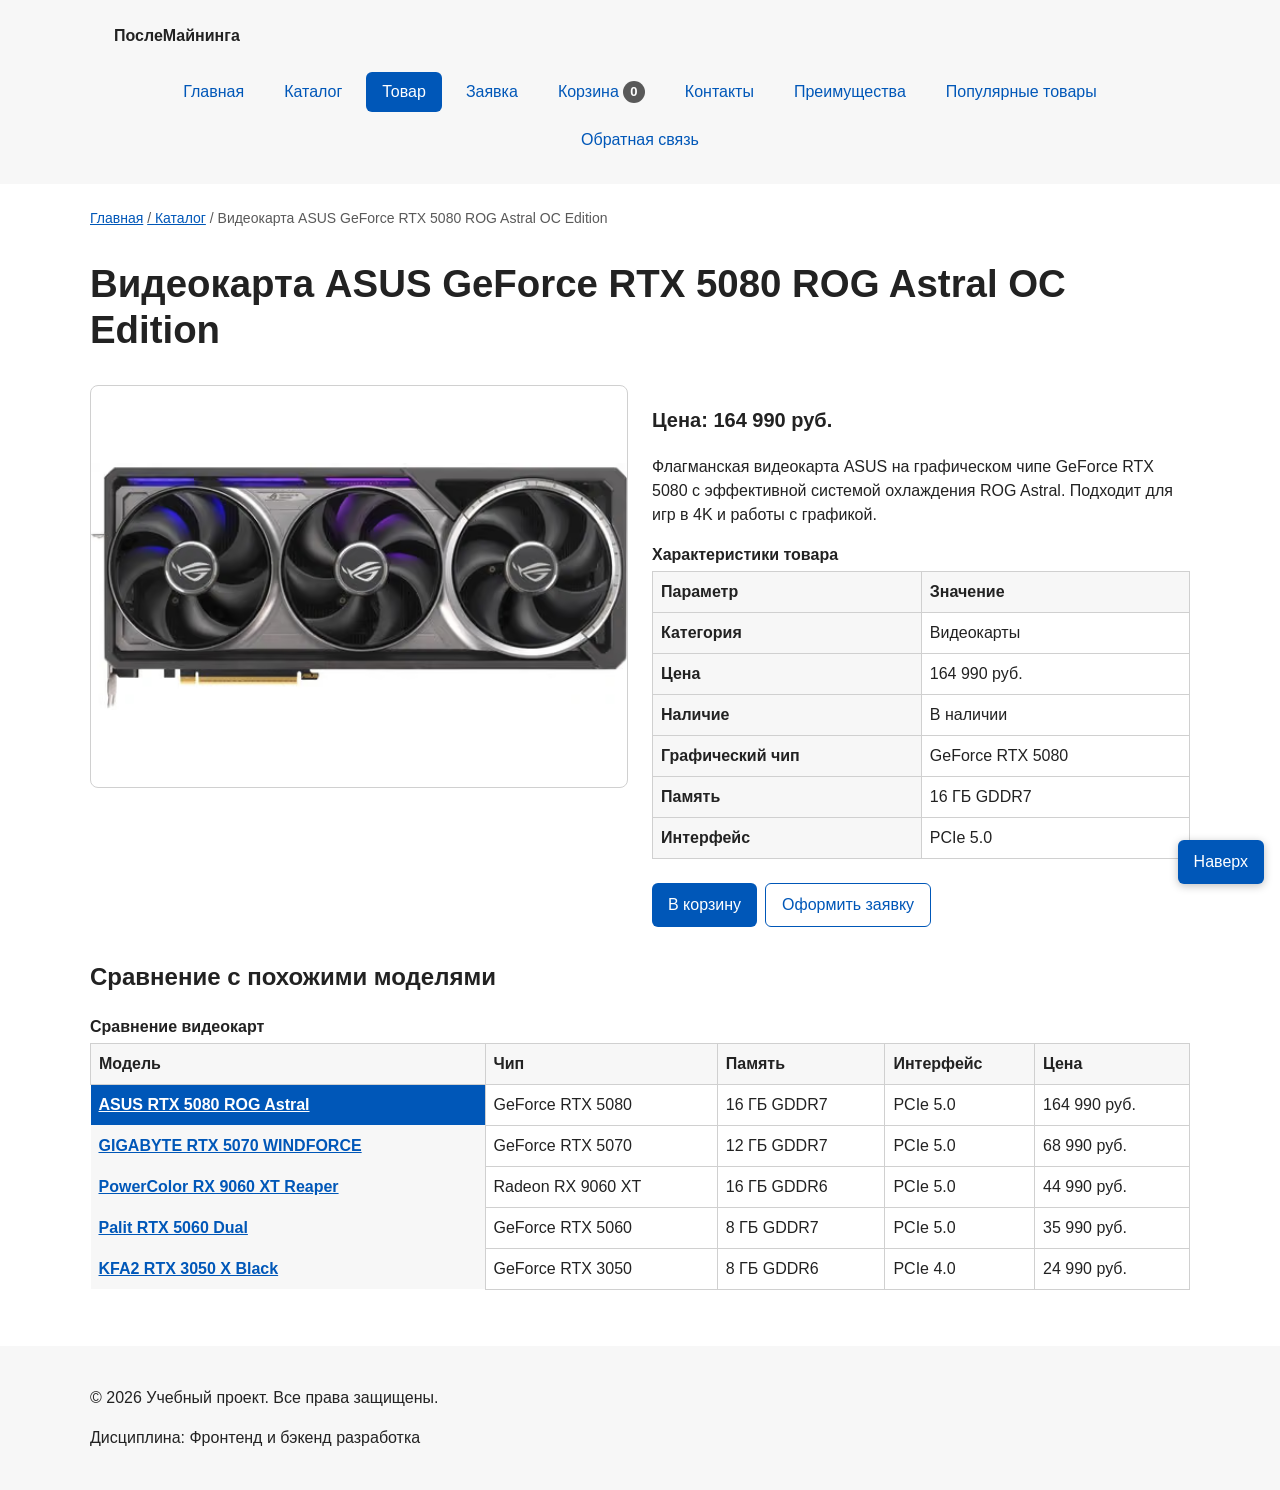
<file: product.html>
<!DOCTYPE html>
<html lang="ru">
    <head>
        <meta charset="UTF-8">
        <meta name="viewport" content="width=device-width, initial-scale=1.0">
        <meta name="description" content="Карточка товара учебного интернет-магазина.">
        <title>Видеокарта ASUS GeForce RTX 5080 ROG Astral OC Edition — Учебный интернет-магазин</title>
        <link rel="icon" href="images/favicon.svg" type="image/svg+xml">
        <link rel="stylesheet" href="css/style.css">
        <link rel="stylesheet" href="css/responsive.css">
        <script>document.documentElement.classList.add('js');</script>
        <script src="js/data.js" defer></script>
        <script src="js/main.js" defer></script>
        <script src="js/cart.js" defer></script>
        <script src="js/product.js" defer></script>
    </head>
    <body id="top">
        <a class="skip-link" href="#main">Перейти к основному содержимому</a>

        <header class="site-header">
            <div class="site-header__inner">
                <a class="site-header__logo" href="index.html">ПослеМайнинга</a>

                <button class="site-nav__toggle" type="button" aria-expanded="false" aria-controls="site-nav">
                    <span class="site-nav__toggle-icon" aria-hidden="true"></span>
                    <span class="site-nav__toggle-text">Меню</span>
                </button>

                <nav class="site-nav" id="site-nav" aria-label="Основная навигация">
                    <ul class="site-nav__list">
                        <li class="site-nav__item">
                            <a class="site-nav__link" href="index.html">Главная</a>
                        </li>
                        <li class="site-nav__item">
                            <a class="site-nav__link" href="catalog.html">Каталог</a>
                        </li>
                        <li class="site-nav__item">
                            <a class="site-nav__link site-nav__link--active" href="product.html" aria-current="page">Товар</a>
                        </li>
                        <li class="site-nav__item">
                            <a class="site-nav__link" href="order.html">Заявка</a>
                        </li>
                        <li class="site-nav__item">
                            <a class="site-nav__link" href="cart.html">Корзина <span class="cart-counter cart-counter--empty">0</span></a>
                        </li>
                        <li class="site-nav__item">
                            <a class="site-nav__link" href="contacts.html">Контакты</a>
                        </li>
                        <li class="site-nav__item">
                            <a class="site-nav__link" href="index.html#advantages">Преимущества</a>
                        </li>
                        <li class="site-nav__item">
                            <a class="site-nav__link" href="index.html#popular">Популярные товары</a>
                        </li>
                        <li class="site-nav__item">
                            <a class="site-nav__link" href="contacts.html#feedback">Обратная связь</a>
                        </li>
                    </ul>
                </nav>
            </div>
        </header>

        <main id="main" tabindex="-1">
            <nav class="breadcrumbs" aria-label="Хлебные крошки">
                <a class="breadcrumbs__link" href="index.html">Главная</a>
                <a class="breadcrumbs__link" href="catalog.html">Каталог</a>
                <span class="breadcrumbs__current" id="product-breadcrumb" aria-current="page">Видеокарта ASUS GeForce RTX 5080 ROG Astral OC Edition</span>
            </nav>

            <section class="section">
                <h1 id="product-title">Видеокарта ASUS GeForce RTX 5080 ROG Astral OC Edition</h1>

                <div class="product-layout">
                    <picture class="product-photo">
                        <source
                            id="product-image-avif"
                            type="image/avif"
                            srcset="images/products/asus-rtx-5080-320.avif 320w, images/products/asus-rtx-5080-500.avif 500w"
                            sizes="(min-width: 768px) 520px, calc(100vw - 32px)"
                        >
                        <source
                            id="product-image-webp"
                            type="image/webp"
                            srcset="images/products/asus-rtx-5080-320.webp 320w, images/products/asus-rtx-5080-500.webp 500w"
                            sizes="(min-width: 768px) 520px, calc(100vw - 32px)"
                        >
                        <img
                            class="product-photo__image"
                            id="product-image"
                            src="images/products/asus-rtx-5080-500.webp"
                            alt="Видеокарта ASUS GeForce RTX 5080 ROG Astral OC Edition"
                            width="640"
                            height="480"
                            fetchpriority="high"
                        >
                    </picture>

                    <div class="product-details">
                        <p class="product-details__price" id="product-price">Цена: 164 990 руб.</p>
                        <p id="product-description">
                            Флагманская видеокарта ASUS на графическом чипе GeForce RTX 5080
                            с эффективной системой охлаждения ROG Astral. Подходит для игр
                            в 4K и работы с графикой.
                        </p>

                        <div class="table-wrapper" role="region" aria-labelledby="spec-caption" tabindex="0">
                            <table class="product-table">
                                <caption id="spec-caption">Характеристики товара</caption>
                                <thead>
                                    <tr>
                                        <th scope="col">Параметр</th>
                                        <th scope="col">Значение</th>
                                    </tr>
                                </thead>
                                <tbody>
                                    <tr>
                                        <th scope="row">Категория</th>
                                        <td>Видеокарты</td>
                                    </tr>
                                    <tr>
                                        <th scope="row">Цена</th>
                                        <td id="spec-price">164 990 руб.</td>
                                    </tr>
                                    <tr>
                                        <th scope="row">Наличие</th>
                                        <td id="spec-stock">В наличии</td>
                                    </tr>
                                    <tr>
                                        <th scope="row">Графический чип</th>
                                        <td id="spec-chip">GeForce RTX 5080</td>
                                    </tr>
                                    <tr>
                                        <th scope="row">Память</th>
                                        <td id="spec-memory">16 ГБ GDDR7</td>
                                    </tr>
                                    <tr>
                                        <th scope="row">Интерфейс</th>
                                        <td id="spec-interface">PCIe 5.0</td>
                                    </tr>
                                </tbody>
                            </table>
                        </div>

                        <div class="product-details__actions">
                            <button class="button button--primary" id="product-cart-button" type="button">В корзину</button>
                            <a class="button button--secondary" id="product-order-link" href="order.html?product=1">Оформить заявку</a>
                        </div>
                        <p class="form-message" id="product-cart-message" role="status" aria-live="polite"></p>
                    </div>
                </div>
            </section>

            <section class="section" aria-labelledby="compare-caption">
                <h2>Сравнение с похожими моделями</h2>
                <div class="table-wrapper" role="region" aria-labelledby="compare-caption" tabindex="0">
                    <table class="product-table product-table--compare" role="table">
                        <caption id="compare-caption">Сравнение видеокарт</caption>
                        <thead role="rowgroup">
                            <tr role="row">
                                <th scope="col" role="columnheader">Модель</th>
                                <th scope="col" role="columnheader">Чип</th>
                                <th scope="col" role="columnheader">Память</th>
                                <th scope="col" role="columnheader">Интерфейс</th>
                                <th scope="col" role="columnheader">Цена</th>
                            </tr>
                        </thead>
                        <tbody role="rowgroup">
                                <tr class="product-table__row product-table__row--current" role="row" data-compare-id="1">
                                    <th scope="row" role="rowheader"><a href="product.html?id=1">ASUS RTX 5080 ROG Astral</a></th>
                                    <td role="cell" data-label="Чип">GeForce RTX 5080</td>
                                    <td role="cell" data-label="Память">16 ГБ GDDR7</td>
                                    <td role="cell" data-label="Интерфейс">PCIe 5.0</td>
                                    <td role="cell" data-label="Цена">164 990 руб.</td>
                                </tr>
                                <tr class="product-table__row" role="row" data-compare-id="2">
                                    <th scope="row" role="rowheader"><a href="product.html?id=2">GIGABYTE RTX 5070 WINDFORCE</a></th>
                                    <td role="cell" data-label="Чип">GeForce RTX 5070</td>
                                    <td role="cell" data-label="Память">12 ГБ GDDR7</td>
                                    <td role="cell" data-label="Интерфейс">PCIe 5.0</td>
                                    <td role="cell" data-label="Цена">68 990 руб.</td>
                                </tr>
                                <tr class="product-table__row" role="row" data-compare-id="3">
                                    <th scope="row" role="rowheader"><a href="product.html?id=3">PowerColor RX 9060 XT Reaper</a></th>
                                    <td role="cell" data-label="Чип">Radeon RX 9060 XT</td>
                                    <td role="cell" data-label="Память">16 ГБ GDDR6</td>
                                    <td role="cell" data-label="Интерфейс">PCIe 5.0</td>
                                    <td role="cell" data-label="Цена">44 990 руб.</td>
                                </tr>
                                <tr class="product-table__row" role="row" data-compare-id="5">
                                    <th scope="row" role="rowheader"><a href="product.html?id=5">Palit RTX 5060 Dual</a></th>
                                    <td role="cell" data-label="Чип">GeForce RTX 5060</td>
                                    <td role="cell" data-label="Память">8 ГБ GDDR7</td>
                                    <td role="cell" data-label="Интерфейс">PCIe 5.0</td>
                                    <td role="cell" data-label="Цена">35 990 руб.</td>
                                </tr>
                                <tr class="product-table__row" role="row" data-compare-id="8">
                                    <th scope="row" role="rowheader"><a href="product.html?id=8">KFA2 RTX 3050 X Black</a></th>
                                    <td role="cell" data-label="Чип">GeForce RTX 3050</td>
                                    <td role="cell" data-label="Память">8 ГБ GDDR6</td>
                                    <td role="cell" data-label="Интерфейс">PCIe 4.0</td>
                                    <td role="cell" data-label="Цена">24 990 руб.</td>
                                </tr>
                        </tbody>
                    </table>
                </div>
            </section>
        </main>

        <footer class="site-footer" id="contacts">
            <div class="site-footer__inner">
                <p>&copy; 2026 Учебный проект. Все права защищены.</p>
                <p>Дисциплина: Фронтенд и бэкенд разработка</p>
            </div>
        </footer>

        <a class="scroll-up" href="#top">Наверх</a>

    </body>
</html>
</file>
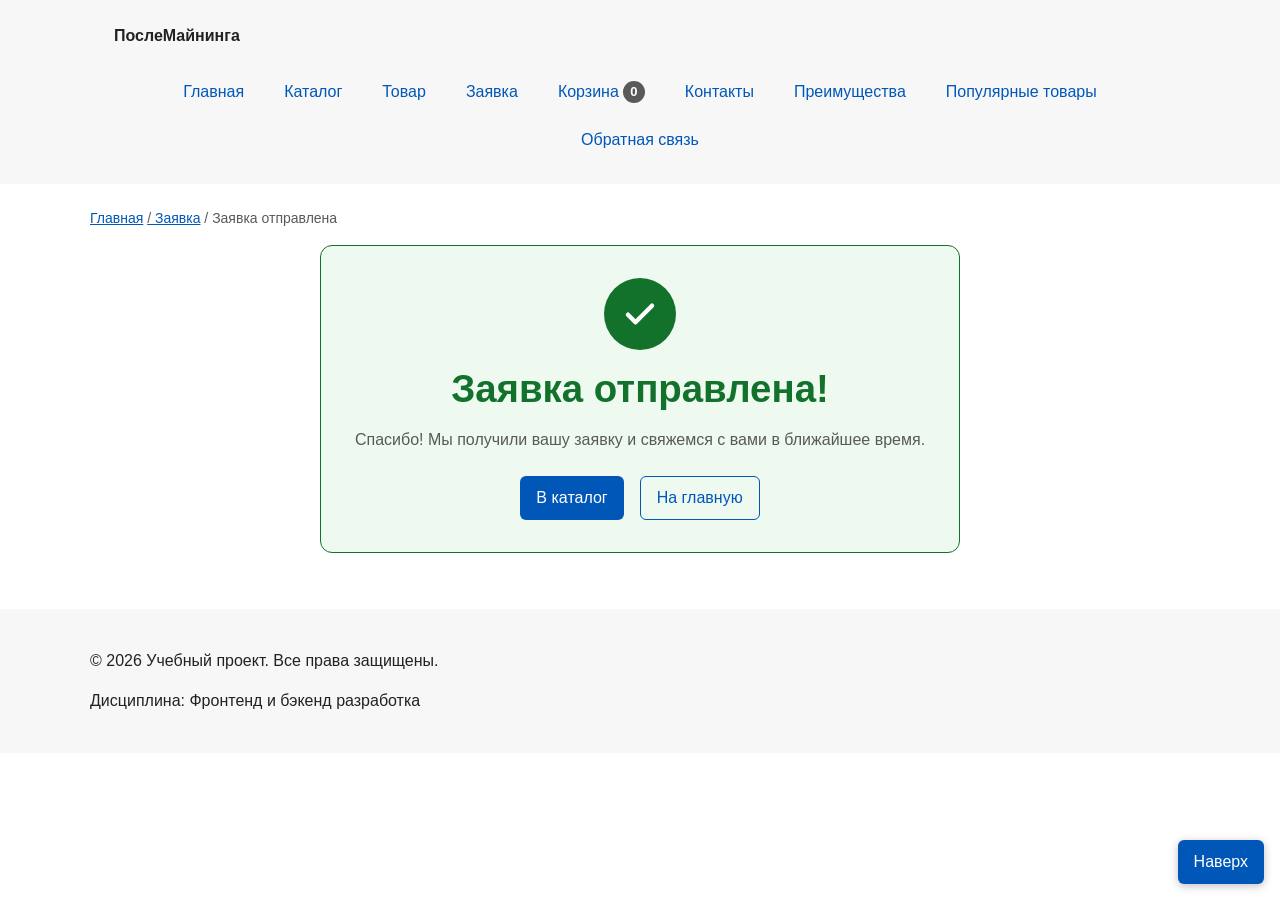
<file: success.html>
<!DOCTYPE html>
<html lang="ru">
    <head>
        <meta charset="UTF-8">
        <meta name="viewport" content="width=device-width, initial-scale=1.0">
        <meta name="description" content="Заявка успешно отправлена в учебном интернет-магазине.">
        <title>Заявка отправлена — Учебный интернет-магазин</title>
        <link rel="icon" href="images/favicon.svg" type="image/svg+xml">
        <link rel="stylesheet" href="css/style.css">
        <link rel="stylesheet" href="css/responsive.css">
        <script>document.documentElement.classList.add('js');</script>
        <script src="js/data.js" defer></script>
        <script src="js/main.js" defer></script>
        <script src="js/cart.js" defer></script>
        <script src="js/success.js" defer></script>
    </head>
    <body id="top">
        <a class="skip-link" href="#main">Перейти к основному содержимому</a>

        <header class="site-header">
            <div class="site-header__inner">
                <a class="site-header__logo" href="index.html">ПослеМайнинга</a>

                <button class="site-nav__toggle" type="button" aria-expanded="false" aria-controls="site-nav">
                    <span class="site-nav__toggle-icon" aria-hidden="true"></span>
                    <span class="site-nav__toggle-text">Меню</span>
                </button>

                <nav class="site-nav" id="site-nav" aria-label="Основная навигация">
                    <ul class="site-nav__list">
                        <li class="site-nav__item">
                            <a class="site-nav__link" href="index.html">Главная</a>
                        </li>
                        <li class="site-nav__item">
                            <a class="site-nav__link" href="catalog.html">Каталог</a>
                        </li>
                        <li class="site-nav__item">
                            <a class="site-nav__link" href="product.html">Товар</a>
                        </li>
                        <li class="site-nav__item">
                            <a class="site-nav__link" href="order.html">Заявка</a>
                        </li>
                        <li class="site-nav__item">
                            <a class="site-nav__link" href="cart.html">Корзина <span class="cart-counter cart-counter--empty">0</span></a>
                        </li>
                        <li class="site-nav__item">
                            <a class="site-nav__link" href="contacts.html">Контакты</a>
                        </li>
                        <li class="site-nav__item">
                            <a class="site-nav__link" href="index.html#advantages">Преимущества</a>
                        </li>
                        <li class="site-nav__item">
                            <a class="site-nav__link" href="index.html#popular">Популярные товары</a>
                        </li>
                        <li class="site-nav__item">
                            <a class="site-nav__link" href="contacts.html#feedback">Обратная связь</a>
                        </li>
                    </ul>
                </nav>
            </div>
        </header>

        <main id="main" tabindex="-1">
            <nav class="breadcrumbs" aria-label="Хлебные крошки">
                <a class="breadcrumbs__link" href="index.html">Главная</a>
                <a class="breadcrumbs__link" href="order.html">Заявка</a>
                <span class="breadcrumbs__current" aria-current="page">Заявка отправлена</span>
            </nav>

            <section class="section">
                <div class="success">
                    <span class="success__icon" aria-hidden="true">
                        <svg width="36" height="36" viewBox="0 0 24 24" fill="none" stroke="currentColor" stroke-width="3" stroke-linecap="round" stroke-linejoin="round">
                            <path d="M4 12.5 9 17.5 20 6.5"></path>
                        </svg>
                    </span>
                    <h1 class="success__title">Заявка отправлена!</h1>
                    <p class="success__text" id="success-text" role="status">
                        Спасибо! Мы получили вашу заявку и свяжемся с вами в ближайшее время.
                    </p>
                    <div class="success__actions">
                        <a class="button button--primary" href="catalog.html">В каталог</a>
                        <a class="button button--secondary" href="index.html">На главную</a>
                    </div>
                </div>
            </section>
        </main>

        <footer class="site-footer" id="contacts">
            <div class="site-footer__inner">
                <p>&copy; 2026 Учебный проект. Все права защищены.</p>
                <p>Дисциплина: Фронтенд и бэкенд разработка</p>
            </div>
        </footer>

        <a class="scroll-up" href="#top">Наверх</a>

    </body>
</html>
</file>
<file: css/style.css>
/* ===============================
   1. Переменные проекта
   =============================== */

:root {
  /* Основные цвета проекта */
  --color-bg: #ffffff;
  --color-text: #222222;
  --color-muted: #595959;
  --color-primary: #0057b8;
  --color-primary-dark: #003f86;
  --color-border: #d0d0d0;
  --color-surface: #f7f7f7;
  --color-surface-accent: #eef5ff;
  --color-danger: #b00020;
  --color-success: #12712a;
  --color-success-bg: #eefaf0;
  --color-white: #ffffff;
  --color-hero: #0b2545;
  --color-focus: #ffbf47;

  /* Отступы */
  --space-xs: 4px;
  --space-sm: 8px;
  --space-md: 16px;
  --space-lg: 24px;
  --space-xl: 32px;

  /* Скругления */
  --radius-sm: 6px;
  --radius-md: 8px;
  --radius-lg: 12px;

  /* Размеры */
  --container-width: 1100px;
  --tap-size: 44px;
}

/* ===============================
   2. Базовые стили
   =============================== */

* {
  box-sizing: border-box;
}

html {
  scroll-behavior: smooth;
}

body {
  margin: 0;
  font-family: Arial, sans-serif;
  line-height: 1.5;
  color: var(--color-text);
  background-color: var(--color-bg);
}

h1,
h2,
h3,
p,
li,
td,
th {
  overflow-wrap: break-word;
}

h1 {
  font-size: clamp(1.6rem, 1.2rem + 2vw, 2.4rem);
  line-height: 1.2;
}

/* ===============================
   3. Общие элементы интерфейса
   =============================== */

a {
  color: var(--color-primary);
}

a:hover {
  color: var(--color-primary-dark);
}

:focus-visible {
  outline: 3px solid var(--color-primary);
  outline-offset: 3px;
}

main {
  padding: var(--space-md);
}

.skip-link {
  position: absolute;
  top: var(--space-sm);
  left: var(--space-sm);
  z-index: 100;
  padding: var(--space-sm) var(--space-md);
  color: var(--color-white);
  background-color: var(--color-primary-dark);
  border-radius: var(--radius-sm);
  transform: translateY(-200%);
}

.skip-link:focus {
  color: var(--color-white);
  transform: translateY(0);
}

[hidden] {
  display: none !important;
}

.visually-hidden {
  position: absolute;
  width: 1px;
  height: 1px;
  margin: -1px;
  padding: 0;
  overflow: hidden;
  clip: rect(0 0 0 0);
  white-space: nowrap;
  border: 0;
}

/* ===============================
   4. Компоненты страницы
   =============================== */

.site-header {
  background-color: var(--color-surface);
}

.site-header__inner {
  max-width: var(--container-width);
  margin: 0 auto;
  padding: var(--space-md);
}

.site-header__logo {
  font-weight: 700;
  color: var(--color-text);
  text-decoration: none;
}

/*
  Строим меню навигации с помощью Flexbox: выравниваем
  пункты по центру и задаём расстояние между ними через gap.
*/
.site-nav__list {
  display: flex;
  flex-direction: column;
  gap: var(--space-xs);
  padding: 0;
  margin: var(--space-md) 0 0;
  list-style: none;
}

/*
  Оформляем ссылки меню как кнопки.
*/
.site-nav__link {
  display: flex;
  align-items: center;
  min-height: var(--tap-size);
  padding: var(--space-sm) var(--space-md);
  color: var(--color-primary);
  text-decoration: none;
  border-radius: var(--radius-sm);
}

/*
  При наведении мыши подсвечиваем ссылку меню.
  Подробно состояния интерфейса будут рассмотрены в практической работе 1.7.
*/
.site-nav__link:hover {
  color: var(--color-white);
  background-color: var(--color-primary);
}

/*
  Модификатор активной ссылки — текущий раздел сайта.
*/
.site-nav__link--active {
  color: var(--color-white);
  background-color: var(--color-primary);
}

.site-footer {
  padding: var(--space-md);
  background-color: var(--color-surface);
}

.site-footer__inner {
  max-width: var(--container-width);
  margin: 0 auto;
}

.button {
  display: inline-flex;
  align-items: center;
  justify-content: center;
  min-height: var(--tap-size);
  padding: var(--space-sm) var(--space-md);
  border: none;
  border-radius: var(--radius-sm);
  font: inherit;
  text-align: center;
  text-decoration: none;
  cursor: pointer;
}

.button--primary {
  color: var(--color-white);
  background-color: var(--color-primary);
}

.button--primary:hover {
  color: var(--color-white);
  background-color: var(--color-primary-dark);
}

.button--secondary {
  color: var(--color-primary);
  background-color: transparent;
  border: 1px solid var(--color-primary);
}

.button--secondary:hover {
  color: var(--color-white);
  background-color: var(--color-primary);
}

.button:disabled,
.button--disabled {
  opacity: 0.6;
  cursor: not-allowed;
}

.hero {
  display: grid;
  gap: var(--space-lg);
  max-width: var(--container-width);
  margin: 0 auto var(--space-xl);
  padding: var(--space-lg) var(--space-md);
  color: var(--color-white);
  background-color: var(--color-hero);
  border-radius: var(--radius-lg);
}

.hero__title {
  margin: 0 0 var(--space-md);
}

.hero__text {
  margin: 0 0 var(--space-lg);
}

.hero__actions {
  display: flex;
  flex-direction: column;
  gap: var(--space-sm);
}

.hero .button--primary {
  color: var(--color-hero);
  background-color: var(--color-white);
}

.hero .button--primary:hover {
  background-color: var(--color-surface-accent);
}

.hero .button--secondary {
  color: var(--color-white);
  border-color: var(--color-white);
}

.hero :focus-visible {
  outline-color: var(--color-focus);
}

.hero__media {
  display: block;
  margin: 0;
}

.hero__image {
  display: block;
  width: 100%;
  height: auto;
  max-height: 340px;
  object-fit: contain;
  background-color: var(--color-white);
  border-radius: var(--radius-md);
}

.section {
  max-width: var(--container-width);
  margin: 0 auto var(--space-xl);
}

.breadcrumbs {
  max-width: var(--container-width);
  margin: 0 auto var(--space-md);
  font-size: 14px;
  color: var(--color-muted);
}

.breadcrumbs__link {
  color: var(--color-primary);
}

.breadcrumbs__link + .breadcrumbs__link::before,
.breadcrumbs__current::before {
  content: " / ";
  color: var(--color-muted);
}

:target {
  outline: 2px dashed var(--color-primary);
  outline-offset: 4px;
}

.section h2 {
  margin-top: 0;
}

.advantages-list {
  display: grid;
  gap: var(--space-md);
  padding: 0;
  margin: 0;
  list-style: none;
}

.advantages-list__item {
  padding: var(--space-md);
  border-left: 4px solid var(--color-primary);
  background-color: var(--color-surface);
  border-radius: var(--radius-sm);
}

.catalog-layout {
  display: grid;
  grid-template-columns: 1fr;
  grid-template-areas:
    "filters"
    "products";
  gap: var(--space-lg);
  max-width: var(--container-width);
  margin: 0 auto var(--space-xl);
}

.catalog-filters {
  grid-area: filters;
  align-self: start;
  border: 1px solid var(--color-border);
  border-radius: var(--radius-md);
  background-color: var(--color-surface);
}

.catalog-filters__summary {
  display: flex;
  align-items: center;
  justify-content: space-between;
  min-height: var(--tap-size);
  padding: var(--space-sm) var(--space-md);
  cursor: pointer;
  list-style: none;
}

.catalog-filters__summary::-webkit-details-marker {
  display: none;
}

.catalog-filters__summary::after {
  content: "+";
  font-size: 24px;
  line-height: 1;
}

.catalog-filters[open] .catalog-filters__summary::after {
  content: "−";
}

.catalog-filters__title {
  margin: 0;
  font-size: 1.25rem;
}

.catalog-filters__body {
  padding: 0 var(--space-md) var(--space-md);
}

.catalog-products {
  grid-area: products;
}

.catalog-products h2 {
  margin-top: 0;
}

.filters-form {
  display: grid;
  gap: var(--space-md);
}

.filters-form__label {
  display: block;
  margin-bottom: var(--space-xs);
  font-weight: 700;
}

.filters-form__control {
  width: 100%;
  min-height: var(--tap-size);
  padding: 6px 8px;
  border: 1px solid #8a8a8a;
  border-radius: var(--radius-sm);
  font: inherit;
  font-size: 16px;
  background-color: var(--color-white);
}

.filters-form__control:hover {
  border-color: var(--color-primary);
}

.catalog-count {
  margin: 0 0 var(--space-md);
  color: var(--color-muted);
}

.catalog-empty {
  display: flex;
  flex-direction: column;
  align-items: flex-start;
  gap: var(--space-sm);
  padding: var(--space-lg);
  border: 1px dashed var(--color-border);
  border-radius: var(--radius-md);
  background-color: var(--color-surface);
}

.catalog-empty__title {
  margin: 0;
  font-size: 1.2rem;
  font-weight: 700;
}

.catalog-empty__text {
  margin: 0 0 var(--space-sm);
  color: var(--color-muted);
}

.products-grid {
  display: grid;
  grid-template-columns: 1fr;
  gap: var(--space-lg);
}

/*
  Внутри карточки используем Flexbox: колонка растягивается
  на всю высоту, кнопка прижимается к нижнему краю.
*/
.product-card {
  position: relative;
  display: flex;
  flex-direction: column;
  gap: var(--space-sm);
  min-width: 0;
  padding: var(--space-md);
  border: 1px solid var(--color-border);
  border-radius: var(--radius-md);
  background-color: var(--color-bg);
}

.product-card:hover {
  border-color: var(--color-primary);
}

.product-card--featured {
  border-color: var(--color-primary);
}

.product-card--discount {
  border-color: var(--color-danger);
}

/*
  Бейдж карточки позиционируется абсолютно
  относительно блока product-card.
*/
.product-card__badge {
  position: absolute;
  top: var(--space-sm);
  right: var(--space-sm);
  padding: 4px 8px;
  color: var(--color-white);
  background-color: var(--color-primary);
  border-radius: var(--radius-sm);
  font-size: 13px;
  font-weight: 700;
}

.product-card__badge--new {
  background-color: var(--color-success);
}

.product-card__badge--discount {
  background-color: var(--color-danger);
}

.product-card__image {
  display: block;
  width: 100%;
  height: auto;
  aspect-ratio: 4 / 3;
  object-fit: contain;
  background-color: var(--color-white);
  border-radius: var(--radius-sm);
}

.product-card__title {
  margin: 0;
  font-size: 1.1rem;
  color: var(--color-text);
}

.product-card__description {
  margin: 0;
  color: var(--color-muted);
}

.product-card__price {
  margin: 0;
  font-weight: 700;
}

.product-card--discount .product-card__price {
  color: var(--color-danger);
}

.product-card__button {
  margin-top: auto;
  width: 100%;
}

.product-card--unavailable .product-card__image {
  opacity: 0.6;
}

.product-card__stock {
  margin: 0;
  font-size: 14px;
  color: var(--color-success);
}

.product-card__stock--out {
  color: var(--color-danger);
}

.product-card__actions {
  display: flex;
  flex-wrap: wrap;
  gap: var(--space-sm);
  margin-top: auto;
}

.product-card__actions .button {
  flex: 1 1 auto;
}

.add-to-cart--added,
.add-to-cart--added:hover {
  background-color: var(--color-success);
}

.cart-counter {
  display: inline-flex;
  align-items: center;
  justify-content: center;
  min-width: 22px;
  height: 22px;
  margin-left: var(--space-xs);
  padding: 0 6px;
  font-size: 13px;
  font-weight: 700;
  color: var(--color-white);
  background-color: var(--color-danger);
  border-radius: 11px;
}

.cart-counter--empty {
  background-color: var(--color-muted);
}

/*
  Фиксированная кнопка «Наверх»;
  z-index поднимает её над остальным контентом страницы.
*/
.scroll-up {
  position: fixed;
  right: var(--space-md);
  bottom: var(--space-md);
  z-index: 50;
  display: inline-flex;
  align-items: center;
  min-height: var(--tap-size);
  padding: var(--space-sm) var(--space-md);
  color: var(--color-white);
  background-color: var(--color-primary);
  text-decoration: none;
  border-radius: var(--radius-sm);
  box-shadow: 0 2px 8px rgba(0, 0, 0, 0.25);
}

.scroll-up:hover {
  color: var(--color-white);
  background-color: var(--color-primary-dark);
}

.product-layout {
  display: grid;
  grid-template-columns: 1fr;
  gap: var(--space-lg);
}

.product-layout > * {
  min-width: 0;
}

.product-photo {
  display: block;
  margin: 0;
}

.product-photo__image {
  display: block;
  width: 100%;
  aspect-ratio: 4 / 3;
  height: auto;
  object-fit: contain;
  background-color: var(--color-white);
  border: 1px solid var(--color-border);
  border-radius: var(--radius-md);
}

.product-details__actions {
  display: flex;
  flex-wrap: wrap;
  gap: var(--space-sm);
}

.product-details__price {
  font-size: 20px;
  font-weight: 700;
}

.table-wrapper {
  max-width: 100%;
  margin-bottom: var(--space-lg);
  overflow-x: auto;
  -webkit-overflow-scrolling: touch;
}

/*
  Таблица характеристик товара.
*/
.product-table {
  width: 100%;
  border-collapse: collapse;
}

.product-table caption {
  padding-bottom: var(--space-xs);
  text-align: left;
  font-weight: 700;
}

.product-table th,
.product-table td {
  padding: var(--space-sm);
  border: 1px solid var(--color-border);
  text-align: left;
}

.product-table th {
  background-color: var(--color-surface);
}

.product-table--compare {
  min-width: 640px;
}

.aside-info {
  max-width: var(--container-width);
  margin: 0 auto var(--space-xl);
  padding: var(--space-md);
  border-left: 4px solid var(--color-primary);
  background-color: var(--color-surface);
}

.contacts-layout {
  display: grid;
  gap: var(--space-lg);
}

.contacts-layout > * {
  min-width: 0;
}

.contacts-list {
  display: grid;
  gap: var(--space-sm);
  padding: 0;
  margin: 0;
  list-style: none;
}

.contacts-list__item {
  padding: var(--space-md);
  background-color: var(--color-surface);
  border-radius: var(--radius-md);
}

.contacts-list__label {
  display: block;
  font-size: 14px;
  color: var(--color-muted);
}

/* ===============================
   5. Форма и модальное окно
   =============================== */

.order-dialog {
  width: min(100% - 16px, 560px);
  max-height: calc(100dvh - 16px);
  padding: var(--space-md);
  overflow-y: auto;
  border: none;
  border-radius: var(--radius-lg);
}

.order-dialog::backdrop {
  background-color: rgba(0, 0, 0, 0.5);
}

.order-dialog__title {
  margin-top: 0;
}

.order-form__grid {
  display: grid;
  grid-template-columns: 1fr;
  column-gap: var(--space-lg);
}

.order-form__field {
  min-width: 0;
  margin-bottom: var(--space-md);
}

.order-form__label {
  display: block;
  margin-bottom: var(--space-xs);
  font-weight: 700;
}

.order-form__input,
.order-form__select,
.order-form__textarea {
  width: 100%;
  max-width: 100%;
  min-height: var(--tap-size);
  padding: 10px 12px;
  border: 1px solid #8a8a8a;
  border-radius: var(--radius-sm);
  font: inherit;
  font-size: 16px;
}

.order-form__textarea {
  resize: vertical;
}

.order-form__checkbox {
  display: flex;
  align-items: flex-start;
  gap: var(--space-sm);
  font-weight: 400;
  cursor: pointer;
}

.order-form__checkbox input {
  flex-shrink: 0;
  width: 22px;
  height: 22px;
  margin: 1px 0 0;
}

.order-form__hint {
  display: block;
  margin-top: var(--space-xs);
  color: var(--color-muted);
}

.order-form__input:hover,
.order-form__select:hover,
.order-form__textarea:hover {
  border-color: var(--color-primary);
}

.order-form__actions {
  display: flex;
  flex-direction: column-reverse;
  gap: var(--space-md);
  margin-top: var(--space-lg);
}

[aria-invalid="true"],
.order-form__input--invalid {
  border-color: var(--color-danger);
  border-width: 2px;
}

.order-form__error {
  margin: var(--space-xs) 0 0;
  font-size: 14px;
  color: var(--color-danger);
}

.order-form__error:empty {
  display: none;
}

.form-message {
  margin: var(--space-md) 0 0;
  padding: var(--space-sm) var(--space-md);
  border-radius: var(--radius-sm);
}

.form-message:empty {
  display: none;
}

.form-message--error {
  color: var(--color-danger);
  background-color: #fdecee;
  border: 1px solid var(--color-danger);
}

.form-message--success {
  color: var(--color-success);
  background-color: var(--color-success-bg);
  border: 1px solid var(--color-success);
}

/* ===============================
   6. Корзина
   =============================== */

.cart-layout {
  display: grid;
  gap: var(--space-lg);
}

.cart-layout > * {
  min-width: 0;
}

.cart-list {
  display: grid;
  gap: var(--space-md);
  padding: 0;
  margin: 0;
  list-style: none;
}

.cart-item {
  display: grid;
  grid-template-columns: 96px 1fr;
  gap: var(--space-sm) var(--space-md);
  align-items: center;
  padding: var(--space-md);
  border: 1px solid var(--color-border);
  border-radius: var(--radius-md);
}

.cart-item__image {
  width: 96px;
  height: auto;
  aspect-ratio: 4 / 3;
  object-fit: contain;
}

.cart-item__info {
  min-width: 0;
}

.cart-item__title {
  font-weight: 700;
}

.cart-item__price {
  margin: var(--space-xs) 0 0;
  color: var(--color-muted);
}

.cart-item__controls {
  display: flex;
  align-items: center;
  gap: var(--space-sm);
}

.cart-item__quantity-button {
  width: var(--tap-size);
  padding: 0;
  font-size: 20px;
}

.cart-item__quantity {
  min-width: 24px;
  text-align: center;
  font-weight: 700;
}

.cart-item__sum {
  margin: 0;
  font-weight: 700;
  text-align: right;
}

.cart-item__remove {
  grid-column: 1 / -1;
}

.cart-empty {
  display: flex;
  flex-direction: column;
  align-items: flex-start;
  gap: var(--space-sm);
  padding: var(--space-lg);
  border: 1px dashed var(--color-border);
  border-radius: var(--radius-md);
  background-color: var(--color-surface);
}

.cart-empty p {
  margin: 0;
}

.cart-empty__title {
  font-size: 1.2rem;
  font-weight: 700;
}

.cart-summary {
  align-self: start;
  padding: var(--space-md);
  border: 1px solid var(--color-border);
  border-radius: var(--radius-md);
  background-color: var(--color-surface);
}

.cart-summary__title {
  margin-top: 0;
  font-size: 1.25rem;
}

.promo-form__row {
  display: flex;
  gap: var(--space-sm);
}

.promo-form__row .order-form__input {
  flex: 1 1 auto;
  min-width: 0;
}

.cart-summary__list {
  margin: var(--space-lg) 0;
}

.cart-summary__row {
  display: flex;
  justify-content: space-between;
  gap: var(--space-md);
  padding: var(--space-xs) 0;
}

.cart-summary__row dd {
  margin: 0;
}

.cart-summary__row--total {
  margin-top: var(--space-sm);
  padding-top: var(--space-sm);
  font-size: 1.2rem;
  font-weight: 700;
  border-top: 1px solid var(--color-border);
}

.cart-summary__actions {
  display: flex;
  flex-direction: column;
  gap: var(--space-sm);
}

/* ===============================
   7. Страница успешной отправки
   =============================== */

.success {
  display: flex;
  flex-direction: column;
  align-items: center;
  gap: var(--space-md);
  max-width: 640px;
  margin: 0 auto;
  padding: var(--space-lg) var(--space-md);
  text-align: center;
  background-color: var(--color-success-bg);
  border: 1px solid var(--color-success);
  border-radius: var(--radius-lg);
}

.success__icon {
  display: flex;
  align-items: center;
  justify-content: center;
  width: 72px;
  height: 72px;
  border-radius: 50%;
  color: var(--color-white);
  background-color: var(--color-success);
}

.success__title {
  margin: 0;
  color: var(--color-success);
}

.success__text {
  margin: 0;
  color: var(--color-muted);
}

.success__actions {
  display: flex;
  flex-wrap: wrap;
  gap: var(--space-md);
  justify-content: center;
  margin-top: var(--space-sm);
}
</file>
<file: css/responsive.css>
img,
video {
  max-width: 100%;
  height: auto;
}

html,
body {
  overflow-x: clip;
}

.site-header__inner {
  display: flex;
  flex-wrap: wrap;
  align-items: center;
  justify-content: space-between;
  gap: var(--space-sm);
}

.site-nav {
  flex-basis: 100%;
}

.site-nav__toggle {
  display: none;
}

.js .site-nav__toggle {
  display: inline-flex;
  align-items: center;
  gap: var(--space-sm);
  min-height: var(--tap-size);
  padding: var(--space-sm) var(--space-md);
  color: var(--color-primary);
  background-color: var(--color-white);
  border: 1px solid var(--color-primary);
  border-radius: var(--radius-sm);
  font: inherit;
  cursor: pointer;
}

.site-nav__toggle-icon,
.site-nav__toggle-icon::before,
.site-nav__toggle-icon::after {
  display: block;
  width: 20px;
  height: 2px;
  background-color: currentColor;
  transition: transform 0.2s ease;
}

.site-nav__toggle-icon {
  position: relative;
}

.site-nav__toggle-icon::before,
.site-nav__toggle-icon::after {
  content: "";
  position: absolute;
  left: 0;
}

.site-nav__toggle-icon::before {
  top: -6px;
}

.site-nav__toggle-icon::after {
  top: 6px;
}

.site-nav__toggle[aria-expanded="true"] .site-nav__toggle-icon {
  background-color: transparent;
}

.site-nav__toggle[aria-expanded="true"] .site-nav__toggle-icon::before {
  transform: translateY(6px) rotate(45deg);
}

.site-nav__toggle[aria-expanded="true"] .site-nav__toggle-icon::after {
  transform: translateY(-6px) rotate(-45deg);
}

.js .site-nav__list {
  display: none;
}

.js .site-nav--open .site-nav__list {
  display: flex;
}

.product-table--compare {
  min-width: 0;
}

.product-table--compare thead {

  position: absolute;
  width: 1px;
  height: 1px;
  overflow: hidden;
  clip: rect(0 0 0 0);
}

.product-table--compare tbody,
.product-table--compare tr,
.product-table--compare th,
.product-table--compare td {
  display: block;
}

.product-table--compare tr {
  margin-bottom: var(--space-md);
  border: 1px solid var(--color-border);
  border-radius: var(--radius-md);
  overflow: hidden;
}

.product-table--compare tbody th {
  background-color: var(--color-surface-accent);
  border: none;
}

.product-table--compare td {
  display: flex;
  justify-content: space-between;
  gap: var(--space-md);
  border: none;
  border-top: 1px solid var(--color-border);
  text-align: right;
}

.product-table--compare td::before {
  content: attr(data-label);
  font-weight: 700;
  text-align: left;
}

.product-table--compare .product-table__row--current th {
  color: var(--color-white);
  background-color: var(--color-primary);
}

.product-table--compare .product-table__row--current th a {
  color: var(--color-white);
}

@media (min-width: 480px) {

  .hero__actions {
    flex-direction: row;
    flex-wrap: wrap;
  }

  .order-form__actions {
    flex-direction: row;
    flex-wrap: wrap;
  }

  .order-form__actions .button {
    flex: 1 1 auto;
  }
}

@media (min-width: 600px) {

  .products-grid {
    grid-template-columns: repeat(2, 1fr);
  }

  .product-card__button {
    width: auto;
    align-self: flex-start;
  }

  .advantages-list {
    grid-template-columns: repeat(2, 1fr);
  }

  .order-form__grid {
    grid-template-columns: repeat(2, 1fr);
  }

  .order-form__field--wide {
    grid-column: 1 / -1;
  }

  .filters-form {
    grid-template-columns: repeat(2, 1fr);
    align-items: start;
  }

  .cart-item {
    grid-template-columns: 120px 1fr auto auto;
  }

  .cart-item__image {
    width: 120px;
  }

  .cart-item__remove {
    grid-column: auto;
  }

  .product-table--compare {
    min-width: 640px;
  }

  .product-table--compare thead {
    position: static;
    width: auto;
    height: auto;
    overflow: visible;
    clip: auto;
  }

  .product-table--compare thead {
    display: table-header-group;
  }

  .product-table--compare tbody {
    display: table-row-group;
  }

  .product-table--compare tr {
    display: table-row;
    margin: 0;
    border: none;
  }

  .product-table--compare th,
  .product-table--compare td {
    display: table-cell;
    border: 1px solid var(--color-border);
    text-align: left;
  }

  .product-table--compare td::before {
    content: none;
  }

  .product-table--compare tbody th {
    background-color: var(--color-surface);
  }

  .product-table--compare .product-table__row--current th {
    background-color: var(--color-primary);
  }

  .success {
    padding: var(--space-xl);
  }
}

@media (min-width: 768px) {
  main {
    padding: var(--space-lg);
  }

  .site-header__inner,
  .site-footer {
    padding: var(--space-lg);
  }

  .js .site-nav__toggle {
    display: none;
  }

  .site-nav__list,
  .js .site-nav__list {
    display: flex;
    flex-direction: row;
    flex-wrap: wrap;
    justify-content: center;
    gap: var(--space-sm);
  }

  .site-nav__link {
    min-height: 40px;
    padding: var(--space-sm) var(--space-md);
  }

  .hero {
    padding: var(--space-xl);
  }

  .product-layout {
    grid-template-columns: 1fr 1fr;
    align-items: start;
  }

  .contacts-layout {
    grid-template-columns: 1fr 1.4fr;
    align-items: start;
  }

  .order-dialog {
    padding: var(--space-lg);
  }

  .advantages-list {
    grid-template-columns: repeat(4, 1fr);
  }
}

@media (min-width: 1024px) {

  .hero {
    grid-template-columns: 1fr 1fr;
    align-items: center;
    min-height: 360px;
  }

  .products-grid {
    grid-template-columns: repeat(3, 1fr);
  }

  .catalog-layout {
    grid-template-columns: 260px 1fr;
    grid-template-areas: "filters products";
  }

  .catalog-filters {
    position: sticky;
    top: var(--space-md);
  }

  .catalog-filters__summary {
    cursor: default;
  }

  .catalog-filters__summary::after {
    content: none;
  }

  .filters-form {
    grid-template-columns: 1fr;
  }

  .catalog-products .products-grid {
    grid-template-columns: repeat(2, 1fr);
  }

  .cart-layout {
    grid-template-columns: 1fr 320px;
  }

  .cart-item {
    grid-template-columns: 96px 1fr auto;
  }

  .cart-item__image {
    width: 96px;
  }

  .cart-item__sum {
    grid-column: 2;
    text-align: left;
  }
}

@media (min-width: 1280px) {
  .catalog-products .products-grid {
    grid-template-columns: repeat(3, 1fr);
  }
}

@media (min-width: 1440px) {

  :root {
    --container-width: 1280px;
  }

  .site-nav {
    flex-basis: auto;
  }

  .site-nav__list,
  .js .site-nav__list {
    margin-top: 0;
    justify-content: flex-end;
  }

  .products-grid {
    gap: var(--space-xl);
  }
}

@media (prefers-reduced-motion: reduce) {
  html {
    scroll-behavior: auto;
  }

  *,
  *::before,
  *::after {
    transition: none !important;
    animation: none !important;
  }
}
</file>
